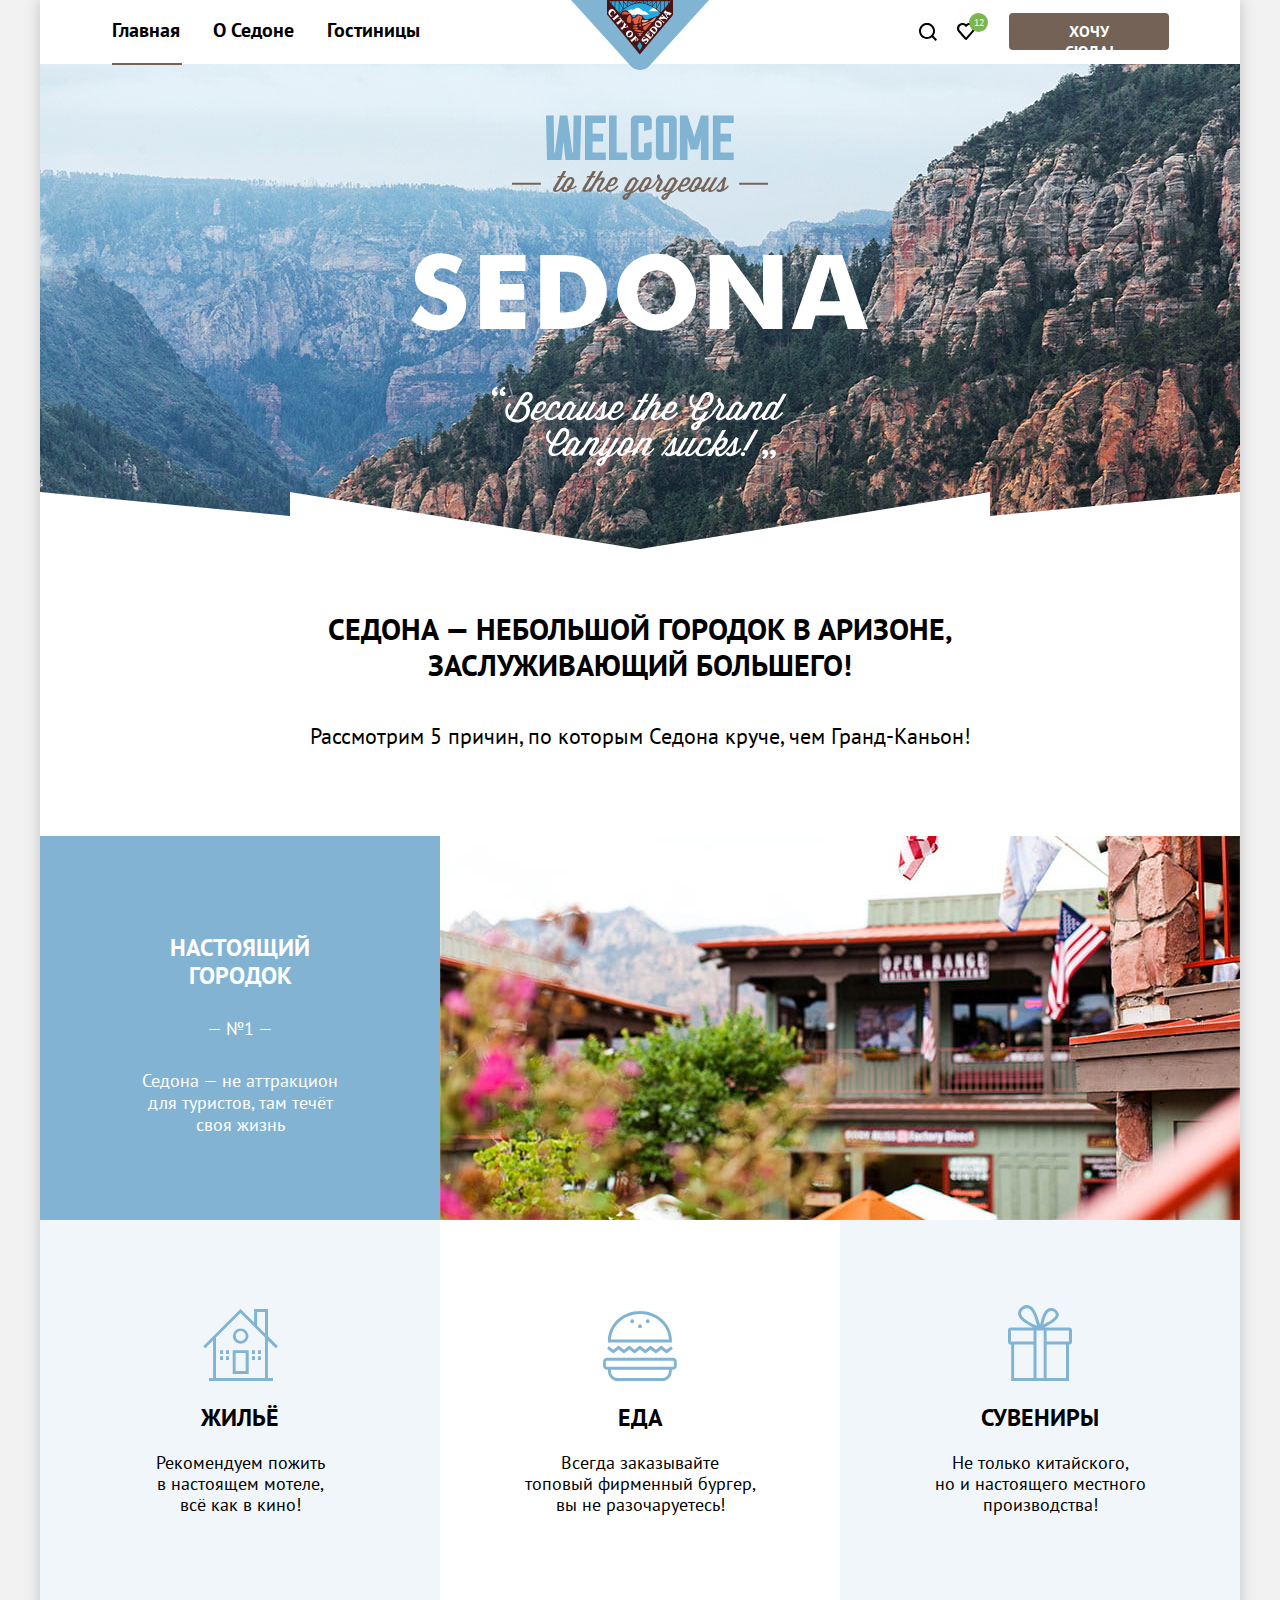
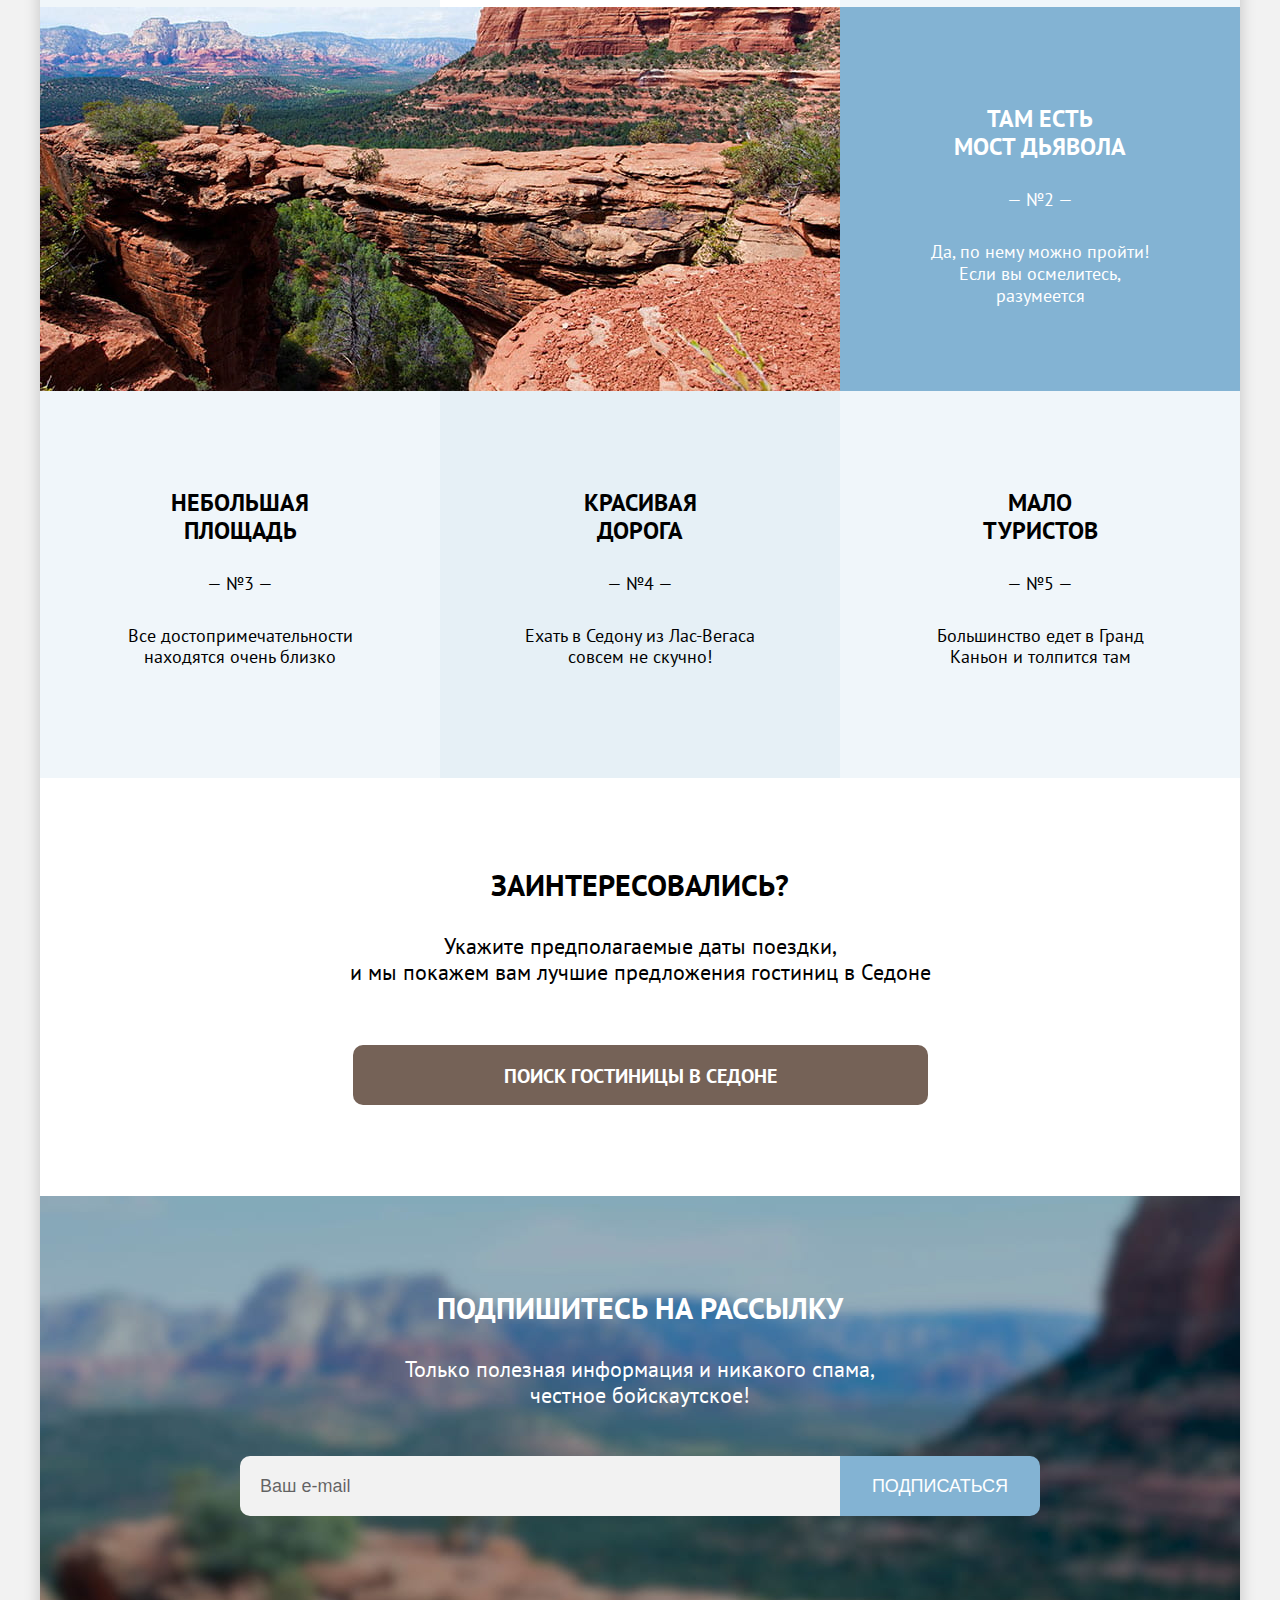
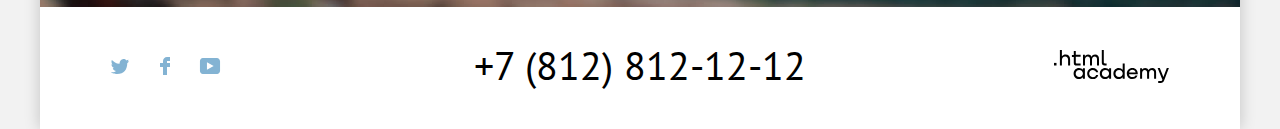
<file: index.html>
<!DOCTYPE html>
<html lang="ru">
  <head>
    <meta charset="utf-8">
    <title>HTML Academy: Седона</title>
    <link rel="icon" type="image/png" sizes="32x32" href="imges/png/favicon.png">
    <link rel="stylesheet" href="styles/styles.css">
  </head>
  <body>
    <div class="body-container">
      <header class="page-header">
        <div class="header-container">
          <nav class="navigation">
            <ul class="navigation-list">
              <li class="navigation-item">
                <a class="navigation-link navigation-link-current" href="#">Главная</a>
              </li>
              <li class="navigation-item">
                <a class="navigation-link" href="#">О Седоне</a>
              </li>
              <li class="navigation-item">
                <a class="navigation-link" href="catalog.html">Гостиницы</a>
              </li>
            </ul>
          </nav>
          <img class="page-header-logo" src="imges/svg/logo/logo-sedona.svg" width="138" height="70" alt="Логотип города Седона.">
          <div class="page-header-menu">
            <a class="page-header-link" href="#">
              <svg class="page-header-icon" role="img" aria-label="Поиск." aria-hidden="true" focusable="false" width="18" height="18" viewBox="0 0 18 18" xmlns="http://www.w3.org/2000/svg">
                <g clip-path="url(#clip0)">
                  <path d="M18 16.5L14.3 12.8C15.3 11.5 16 9.8 16 7.9C16 3.5 12.4 -0.1 8 -0.1C3.6 -0.1 0 3.6 0 8C0 12.4 3.6 16 8 16C9.8 16 11.5 15.4 12.9 14.3L16.6 18L18 16.5ZM8 14C4.7 14 2 11.3 2 8C2 4.7 4.7 2 8 2C11.3 2 14 4.7 14 8C14 11.3 11.3 14 8 14Z"/>
                </g>
                <defs>
                  <clipPath id="clip0">
                    <rect width="18" height="18" fill="white"/>
                  </clipPath>
                </defs>
              </svg>
              <span class="visually-hidden">Поиск</span>
            </a>
            <a class="page-header-link" href="#">
              <svg class="page-header-icon" role="img" aria-label="Избранное." aria-hidden="true" focusable="false" width="18" height="18" viewBox="0 0 18 18" xmlns="http://www.w3.org/2000/svg">
                <path d="M8.9 17C8.6 17 8.3 16.9 8.1 16.6C2.7 10.5 1.4 9.1 1.1 8.7C0.4 7.8 0 6.6 0 5.4C0 2.4 2.4 0 5.5 0C6.8 0 8 0.5 9 1.3C10 0.5 11.3 0 12.5 0C15.5 0 18 2.4 18 5.4C18 6.7 17.5 7.9 16.7 8.8L9.7 16.7C9.5 16.9 9.3 17 8.9 17ZM2.9 7.5C3.2 7.9 6.4 11.5 9 14.4L15.2 7.4C15.7 6.9 15.9 6.2 15.9 5.4C15.9 3.6 14.4 2.1 12.6 2.1C11.6 2.1 10.6 2.6 9.9 3.4C9.6 3.7 9.3 3.8 9 3.8C8.7 3.8 8.4 3.6 8.2 3.4C7.5 2.6 6.5 2.1 5.5 2.1C3.7 2.1 2.2 3.6 2.2 5.4C2.1 6.3 2.5 7 2.9 7.5C2.8 7.5 2.8 7.5 2.9 7.5Z"/>
              </svg>
              <span class="favourites-number">12</span>
              <span class="visually-hidden">Избранное</span>
            </a>
            <div class="popover popover-favorites">
              <h2 class="visually-hidden">Избранные гостиницы</h2>
              <ul class="popover-favorites-list">
                <li class="popover-favorites-item">
                  <a class="popover-grid popover-grid-link" href="#">
                    <h3 class="popover-favorites-title">Desert Quail Inn</h3>
                    <img class="popover-favorites-image" src="imges/jpeg/hotel/popover-desert.jpg" width="48" height="48" alt="Фото гостиницы в горах.">
                    <span class="popover-favorites-text">Мотель</span>
                  </a>
                  <button class="popover-favorites-delete" type="button">
                    <svg class="popover-favorites-icon" role="img" aria-label="Удалить." aria-hidden="true" focusable="false" width="16" height="16" viewBox="0 0 16 16" xmlns="http://www.w3.org/2000/svg">
                      <path d="M15.3 2.3H13.1H2.8H0.6C0.3 2.3 0 2.5 0 2.8C0 3.1 0.3 3.4 0.6 3.4H2.3V15.4C2.3 15.7 2.6 16 2.9 16H13.1C13.4 16 13.7 15.7 13.7 15.4V3.4H15.4C15.7 3.4 16 3.1 16 2.8C16 2.5 15.6 2.3 15.3 2.3ZM12.5 14.8H3.4V3.4H12.5V14.8Z"/>
                      <path d="M6.19995 1.2H9.59995C9.89995 1.2 10.2 0.9 10.2 0.6C10.2 0.3 9.99995 0 9.69995 0H6.19995C5.89995 0 5.69995 0.3 5.69995 0.6C5.69995 0.9 5.89995 1.2 6.19995 1.2Z"/>
                      <path d="M6.2001 12C6.5001 12 6.8001 11.7 6.8001 11.4V5.7C6.8001 5.4 6.5001 5.1 6.2001 5.1C5.9001 5.1 5.6001 5.4 5.6001 5.7V11.4C5.7001 11.7 5.9001 12 6.2001 12Z"/>
                      <path d="M9.7001 12C10.0001 12 10.3001 11.7 10.3001 11.4V5.7C10.3001 5.4 10.0001 5.1 9.7001 5.1C9.4001 5.1 9.1001 5.5 9.1001 5.7V11.4C9.1001 11.7 9.3001 12 9.7001 12Z"/>
                    </svg>
                    <span class="visually-hidden">Удалить</span>
                  </button>
                </li>
                <li class="popover-favorites-item">
                  <a class="popover-grid popover-grid-link" href="#">
                    <h3 class="popover-favorites-title">Villas at Poco Diablo</h3>
                    <img class="popover-favorites-image" src="imges/jpeg/hotel/popover-villas.jpg" width="48" height="48" alt="Фото гостиницы в горах.">
                    <span class="popover-favorites-text">Апартаменты</span>
                  </a>
                  <button class="popover-favorites-delete" type="button">
                    <svg class="popover-favorites-icon" role="img" aria-label="Удалить." aria-hidden="true" focusable="false" width="16" height="16" viewBox="0 0 16 16" xmlns="http://www.w3.org/2000/svg">
                      <path d="M15.3 2.3H13.1H2.8H0.6C0.3 2.3 0 2.5 0 2.8C0 3.1 0.3 3.4 0.6 3.4H2.3V15.4C2.3 15.7 2.6 16 2.9 16H13.1C13.4 16 13.7 15.7 13.7 15.4V3.4H15.4C15.7 3.4 16 3.1 16 2.8C16 2.5 15.6 2.3 15.3 2.3ZM12.5 14.8H3.4V3.4H12.5V14.8Z"/>
                      <path d="M6.19995 1.2H9.59995C9.89995 1.2 10.2 0.9 10.2 0.6C10.2 0.3 9.99995 0 9.69995 0H6.19995C5.89995 0 5.69995 0.3 5.69995 0.6C5.69995 0.9 5.89995 1.2 6.19995 1.2Z"/>
                      <path d="M6.2001 12C6.5001 12 6.8001 11.7 6.8001 11.4V5.7C6.8001 5.4 6.5001 5.1 6.2001 5.1C5.9001 5.1 5.6001 5.4 5.6001 5.7V11.4C5.7001 11.7 5.9001 12 6.2001 12Z"/>
                      <path d="M9.7001 12C10.0001 12 10.3001 11.7 10.3001 11.4V5.7C10.3001 5.4 10.0001 5.1 9.7001 5.1C9.4001 5.1 9.1001 5.5 9.1001 5.7V11.4C9.1001 11.7 9.3001 12 9.7001 12Z"/>
                    </svg>
                    <span class="visually-hidden">Удалить</span>
                  </button>
                </li>
              </ul>
              <a class="popover-favorites-button" href="#">Все избранные</a>
            </div>
          </div>
          <a class="header-button-link" href="#">Хочу сюда!</a>
        </div>
      </header>
      <main class="main-container main-index">
        <div class="page-container">
          <div class="img-welcome">
            <h1 class="visually-hidden">Седона</h1>
            <img class="logo-welcom-sedona" src="imges/svg/logo/logo-welcome.svg" width="458" height="352" alt="Welcom Sedona.">
          </div>
          <section class="advantages">
            <h2 class="main-title">Седона — небольшой городок в Аризоне, заслуживающий большего!</h2>
            <p class="title">Рассмотрим 5 причин, по которым Седона круче, чем Гранд-Каньон!</p>
            <ul class="advantages-list">
              <li class="advantages-item advantages-photo-1">
                <div class="advantages-container">
                  <h3 class="advantages-title-index advantages-title">Настоящий<br>городок</h3>
                  <span class="advantages-number">— №1 —</span>
                  <p class="advantages-desc advantages-text">Седона — не аттракцион для туристов, там течёт своя жизнь</p>
                </div>
                <img class="advantages-photo" src="imges/jpeg/advantages-photo-1.jpg" width="800" height="384" alt="Фото города.">
              </li>
              <li class="advantages-item advantages-container-desc">
                <h3 class="advantages-title-index img-housing advantages-title-desc">Жильё</h3>
                <p class="advantages-desc advantages-text-desc">Рекомендуем пожить<br> в настоящем мотеле,<br> всё как в кино!</p>
              </li>
              <li class="advantages-item advantages-container-desc">
                <h3 class="advantages-title-index img-eating advantages-title-desc">Еда</h3>
                <p class="advantages-desc advantages-text-desc">Всегда заказывайте<br> топовый фирменный бургер, вы не разочаруетесь!</p>
              </li>
              <li class="advantages-item advantages-container-desc">
                <h3 class="advantages-title-index img-souvenir advantages-title-desc">Сувениры</h3>
                <p class="advantages-desc advantages-text-desc">Не только китайского,<br> но и настоящего местного производства!</p>
              </li>
              <li class="advantages-item advantages-photo-2">
                <div class="advantages-container">
                  <h3 class="advantages-title-index advantages-title">Там есть<br>мост дьявола</h3>
                  <span class="advantages-number">— №2 —</span>
                  <p class="advantages-desc advantages-text">Да, по нему можно пройти! Если вы осмелитесь, разумеется</p>
                </div>
                <img class="advantages-photo" src="imges/jpeg/advantages-photo-2.jpg" width="800" height="384" alt="Фото каньона.">
              </li>
              <li class="advantages-item advantages-container">
                <h3 class="advantages-title-index advantages-title">Небольшая<br>площадь</h3>
                <span class="advantages-number">— №3 —</span>
                <p class="advantages-desc advantages-text-detail">Все достопримечательности находятся очень близко</p>
              </li>
              <li class="advantages-item advantages-container">
                <h3 class="advantages-title-index advantages-title">Красивая<br>дорога</h3>
                <span class="advantages-number">— №4 —</span>
                <p class="advantages-desc advantages-text-detail">Ехать в Седону из Лас-Вегаса совсем не скучно!</p>
              </li>
              <li class="advantages-item advantages-container">
                <h3 class="advantages-title-index advantages-title">Мало<br>туристов</h3>
                <span class="advantages-number">— №5 —</span>
                <p class="advantages-desc advantages-text-detail">Большинство едет в Гранд Каньон и толпится там</p>
              </li>
            </ul>
          </section>
          <section class="search">
            <h2 class="search-title">Заинтересовались?</h2>
            <p class="search-lead">Укажите предполагаемые даты поездки,<br>и мы покажем вам лучшие предложения гостиниц в Седоне</p>
            <a class="search-buttom-link" href="">Поиск гостиницы в Седоне</a>
          </section>
          <section class="newsletter">
            <h2 class="newsletter-tiile">Подпишитесь на рассылку</h2>
            <p class="newsletter-text">Только полезная информация и никакого спама,<br> честное бойскаутское!</p>
            <form class="newsletter-form" action="https://echo.htmlacademy.ru/" method="post">
              <label class="visually-hidden" for="newsletter-email">Email</label>
              <input class="field" type="email" name="newsletter-email" id="newsletter-email" placeholder="Ваш e-mail">
              <button class="newsletter-button" type="submit">Подписаться</button>
            </form>
          </section>
        </div>
      </main>
      <footer class="page-footer">
        <div class="page-footer-container">
          <ul class="social-network-list">
            <li class="social-network-item">
              <a class="social-network-link" href="https://www.twitter.com/htmlacademy_ru">
                <svg class="social-network-icon" role="img" aria-label="Твиттер." aria-hidden="true" focusable="false" width="18" height="15" viewBox="0 0 18 15" xmlns="http://www.w3.org/2000/svg">
                  <g clip-path="url(#a)">
                    <path d="M11.6.2c1.8-.5 3.2.3 3.8 1.2.7-.2 1.4-.5 2.1-.7 0 .9-.6 1.5-.9 1.8.7.1 1.4-.6 1.4-.6-.2 1-1.1 1.8-1.7 2C16.1 10.7 13 15.1 5.7 15h-.5c-.4 0-4.4-.5-5.2-1.9 2.4.2 4.1-.4 5-1.2-1-.3-2.9-.4-3.2-2.9.4.1.6.2 1.3.1C1.8 8.3.4 7.5.5 5.3c.3.3 1.1.5 1.4.5C1.1 5.6-.2 2.5.9.9c1.9 1.9 4 3.6 7.6 3.8C8.7 2.3 9.7.8 11.6.2Z"/>
                  </g>
                  <defs>
                    <clipPath id="a">
                      <path fill="#fff" d="M0 0h18v15H0z"/>
                    </clipPath>
                  </defs>
                </svg>
                <span class="visually-hidden">Твиттер</span>
              </a>
            </li>
            <li class="social-network-item">
              <a class="social-network-link" href="https://www.facebook.com/htmlacademy">
                <svg class="social-network-icon" role="img" aria-label="Фейсбук." aria-hidden="true" focusable="false" width="10" height="18" viewBox="0 0 10 18" xmlns="http://www.w3.org/2000/svg">
                  <path d="M7 0C4.8 0 3 1.8 3 4v2H0v4h3v8h4v-8h3V6H7V4h3V0H7Z"/>
                </svg>
                <span class="visually-hidden">Фейсбук</span>
              </a>
            </li>
            <li class="social-network-item">
              <a class="social-network-link" href="https://www.youtube.com/HTMLAcademyRUS/">
                <svg class="social-network-icon" role="img" aria-label="Ютуб." aria-hidden="true" focusable="false" width="22" height="16" viewBox="0 0 22 16" xmlns="http://www.w3.org/2000/svg">
                  <path d="M17.95 0H3.85C2.15 0 .95 1.5.95 3.2v9.5c0 1.8 1.2 3.3 2.9 3.3h14.3c1.5 0 2.9-1.5 2.9-3.2V3.2c-.2-1.7-1.4-3.2-3.1-3.2Zm-10 11.8V4.2l6.7 3.8-6.7 3.8Z"/>
                </svg>
                <span class="visually-hidden">Ютуб</span>
              </a>
            </li>
          </ul>
          <a class="footer-phone" href="tel:+78128121212">+7 (812) 812-12-12</a>
          <a class="footer-logo-link" href="https://htmlacademy.ru/">
            <svg class="footer-logo" role="img" aria-label="Логотип HtmlAcademy." aria-hidden="true" focusable="false" width="115" height="34" viewBox="0 0 115 34" xmlns="http://www.w3.org/2000/svg">
              <path d="M0 12.8999V15.4999H2.5V12.8999H0Z"/>
              <path d="M11.6 4.5C10 4.5 8.80002 5.2 8.00002 6.2H7.90002V0H5.90002V15.5H7.90002V10.2C7.90002 8.1 9.20002 6.6 11.2 6.6C13 6.6 14.1 8 14.1 9.8V15.5H16.1V9.4C16.2 6.4 14.3 4.5 11.6 4.5Z"/>
              <path d="M26.6 4.8001H21.8V1.1001H19.8V4.9001H17.9V6.9001H19.8V12.9001C19.8 14.6001 20.8 15.6001 22.5 15.6001H26.6V13.6001H22.9C22.2 13.6001 21.8 13.2001 21.8 12.5001V6.8001H26.6V4.8001Z"/>
              <path d="M41.1 4.6001C39.5 4.6001 38.2 5.4001 37.6 6.7001H37.5C36.9 5.5001 35.7 4.6001 34.1 4.6001C32.7 4.6001 31.6 5.4001 31 6.4001H30.9V4.8001H29V15.4001H31V10.0001C31 8.0001 32 6.5001 33.6 6.5001C35.1 6.5001 36 7.5001 36 9.1001V15.4001H38V9.8001C38 7.4001 39.4 6.5001 40.6 6.5001C42.1 6.5001 43 7.5001 43 9.1001V15.4001H45V8.9001C45.1 6.4001 43.6 4.6001 41.1 4.6001Z"/>
              <path d="M47.8 12.7C47.8 14.4 48.8 15.4 50.6 15.4H52.6V13.4H50.9001C50.2001 13.4 49.8 13 49.8 12.3V0H47.8V12.7Z"/>
              <path d="M28.9 19.6999C28 18.5999 26.7 17.8999 25 17.8999C21.9 17.8999 19.6 20.1999 19.6 23.4999C19.6 26.7999 21.9 29.0999 25 29.0999C26.8 29.0999 28 28.2999 28.8 27.1999H28.9V28.7999H30.9V18.1999H28.9V19.6999ZM25.3 27.0999C23.1 27.0999 21.7 25.4999 21.7 23.4999C21.7 21.4999 23.1 19.8999 25.3 19.8999C27.5 19.8999 28.9 21.4999 28.9 23.4999C28.9 25.3999 27.5 27.0999 25.3 27.0999Z"/>
              <path d="M44.2 21.9999C43.7 19.5999 41.5999 17.8999 38.7999 17.8999C35.3999 17.8999 33.2 20.3999 33.2 23.4999C33.2 26.5999 35.3999 29.0999 38.7999 29.0999C41.5999 29.0999 43.7 27.2999 44.2 24.8999H42.0999C41.6999 26.1999 40.3999 27.1999 38.7999 27.1999C36.5999 27.1999 35.2 25.5999 35.2 23.5999C35.2 21.5999 36.5999 19.9999 38.7999 19.9999C40.3999 19.9999 41.5999 20.9999 42.0999 22.1999H44.2V21.9999Z"/>
              <path d="M55.1 19.6999C54.2 18.5999 52.9001 17.8999 51.2001 17.8999C48.1001 17.8999 45.8 20.1999 45.8 23.4999C45.8 26.7999 48.1001 29.0999 51.2001 29.0999C53.0001 29.0999 54.2 28.2999 55 27.1999H55.1V28.7999H57.1V18.1999H55.1V19.6999ZM51.5 27.0999C49.3 27.0999 47.9001 25.4999 47.9001 23.4999C47.9001 21.4999 49.3 19.8999 51.5 19.8999C53.7 19.8999 55.1 21.4999 55.1 23.4999C55.1 25.3999 53.6 27.0999 51.5 27.0999Z"/>
              <path d="M68.7 19.7999C67.8 18.6999 66.5 17.8999 64.8 17.8999C61.7 17.8999 59.4 20.1999 59.4 23.4999C59.4 26.7999 61.6 29.0999 64.8 29.0999C66.5 29.0999 67.8 28.2999 68.6 27.2999H68.7V28.7999H70.7V13.3999H68.7V19.7999ZM65.1 27.0999C62.9 27.0999 61.5 25.4999 61.5 23.4999C61.5 21.4999 62.9 19.8999 65.1 19.8999C67.3 19.8999 68.7 21.4999 68.7 23.4999C68.6 25.4999 67.2 27.0999 65.1 27.0999Z"/>
              <path d="M78.3 17.8999C75 17.8999 72.8 20.3999 72.8 23.4999C72.8 26.4999 74.9 29.0999 78.3 29.0999C80.8 29.0999 82.8 27.7999 83.5 25.4999H81.4C80.9 26.4999 79.8 27.0999 78.4 27.0999C76.5 27.0999 75.1 25.7999 75 24.1999H83.8C84 20.5999 81.8 17.8999 78.3 17.8999ZM78.3 19.7999C80 19.7999 81.3 20.7999 81.6 22.3999H75.1C75.4 20.8999 76.6 19.7999 78.3 19.7999Z"/>
              <path d="M98.2 17.8999C96.6 17.8999 95.3 18.6999 94.6 19.8999H94.5C93.9 18.6999 92.7 17.8999 91.1 17.8999C89.7 17.8999 88.6 18.5999 88 19.6999V18.1999H86.1V28.7999H88.1V23.3999C88.1 21.3999 89.1 19.9999 90.7 19.8999C92.2 19.8999 93.1 20.8999 93.1 22.4999V28.7999H95.1V23.1999C95.1 20.7999 96.5 19.8999 97.7 19.8999C99.2 19.8999 100.1 20.8999 100.1 22.4999V28.7999H102.1V22.2999C102.2 19.6999 100.7 17.8999 98.2 17.8999Z"/>
              <path d="M109.4 27.0001L105.8 18.1001H103.6L108.4 29.7001C108.1 30.6001 107.7 30.9001 106.7 30.9001H104.2V32.9001H106.7C108.5 32.9001 109.5 32.1001 110.2 30.3001L114.9 18.1001H112.8L109.4 27.0001Z"/>
            </svg>
          </a>
        </div>
      </footer>
      <div class="modal-container modal-search-container">
        <div class="modal modal-search-open">
          <button class="modal-close-button">
            <svg class="modal-close-icon" role="img" aria-label="Закрыть." aria-hidden="true" focusable="false" width="13" height="13" viewBox="0 0 13 13" xmlns="http://www.w3.org/2000/svg">
              <path d="M13 1.2L11.8 0L6.5 5.3L1.2 0L0 1.2L5.3 6.5L0 11.8L1.2 13L6.5 7.7L11.8 13L13 11.8L7.7 6.5L13 1.2Z"/>
            </svg>
            <span class="visually-hidden">Закрыть</span>
          </button>
          <section class="modal-content">
            <h2 class="modal-title">Поиск гостиницы в Седоне</h2>
            <form class="modal-search-form" action="https://echo.htmlacademy.ru/" method="post">
              <p class="modal-date">
                <span class="modal-form-container">
                  <label class="modal-label" for="arrival-date">Дата заезда:</label>
                  <input class="modal-input-arrival" type="text" id="arrival-date" name="arrival-date" value="27 апреля 2020">
                </span>
                <span class="modal-text error-modal-search">Мы не можем отправить вас в прошлое.</span>
              </p>
              <p class="modal-date">
                <span class="modal-form-container">
                  <label class="modal-label" for="departure-date">Дата выезда:</label>
                  <input class="modal-input-departure" type="text" id="departure-date" name="departure-date" value="1 сентября 2021">
                </span>
                <span class="modal-text">На эти даты есть свободные номера. Пока есть.</span>
              </p>
              <div class="modal-people-container">
                <p class="modal-people">
                  <label class="modal-label modal-label-people" for="people-date">Взрослые:</label>
                  <span class="container-number">
                    <button class="modal-people-minus">
                      <svg class="modal-minus-icon" role="img" aria-label="Вычесть." aria-hidden="true" focusable="false" width="13" height="1" viewBox="0 0 13 1" xmlns="http://www.w3.org/2000/svg">
                        <path d="M0 0L0 1L13 1V0L0 0Z"/>
                      </svg>
                      <span class="visually-hidden">Вычесть</span>
                    </button>
                    <input class="modal-input-people" type="text" id="people-date" name="people-date" value="2">
                    <button class="modal-people-plus">
                      <svg class="modal-plus-icon" role="img" aria-label="Добавить." aria-hidden="true" focusable="false" width="13" height="13" viewBox="0 0 13 13" xmlns="http://www.w3.org/2000/svg">
                        <path d="M13 6H7V0H6V6H0V7H6V13H7V7H13V6Z"/>
                      </svg>
                      <span class="visually-hidden">Добавить</span>
                    </button>
                  </span>
                </p>
                <div class="modal-people">
                  <label class="modal-label modal-label-child" for="child-date">Дети:</label>
                  <button class="info" type="button">
                    <svg class="modal-info-icon" role="img" aria-label="Посмотреть дополнительную информацию." aria-hidden="true" focusable="false" width="25" height="25" viewBox="0 0 25 25" xmlns="http://www.w3.org/2000/svg">
                      <circle cx="12.5" cy="12.5" r="12.5"/>
                      <g clip-path="url(#clip0_24601:121)">
                      <path d="M12 17H13V11H12V17Z" fill="white"/>
                      <path d="M13 8H12V9H13V8Z" fill="white"/>
                      </g>
                      <defs>
                      <clipPath id="clip0_24601:121">
                      <rect width="1" height="9" fill="white" transform="translate(12 8)"/>
                      </clipPath>
                      </defs>
                    </svg>
                    <span class="visually-hidden">Посмотреть дополнительную информацию</span>
                  </button>
                  <div class="popover-modal-info popover-modal-open">
                    <h3 class="visually-hidden">Дополнительная информация</h3>
                    <p class="popover-modal-text">Укажите количество детей, которые будут с вами, возраст которых от 6 до 18 лет. Дети до 6 лет размещаются бесплатно.</p>
                  </div>
                  <p class="container-number">
                    <button class="modal-people-minus">
                      <svg class="modal-minus-icon" role="img" aria-label="Вычесть." aria-hidden="true" focusable="false" width="13" height="1" viewBox="0 0 13 1" xmlns="http://www.w3.org/2000/svg">
                        <path d="M0 0L0 1L13 1V0L0 0Z"/>
                      </svg>
                      <span class="visually-hidden">Вычесть</span>
                    </button>
                    <input class="modal-input-child" type="text" id="child-date" name="child-date" value="1">
                    <button class="modal-people-plus">
                      <svg class="modal-plus-icon" role="img" aria-label="Добавить." aria-hidden="true" focusable="false" width="13" height="13" viewBox="0 0 13 13" xmlns="http://www.w3.org/2000/svg">
                        <path d="M13 6H7V0H6V6H0V7H6V13H7V7H13V6Z"/>
                      </svg>
                      <span class="visually-hidden">Добавить</span>
                    </button>
                  </p>
                </div>
              </div>
              <button class="modal-button-link" type="submit">Найти</button>
            </form>
          </section>
        </div>
      </div>
    </div>
  </body>
</html>
</file>
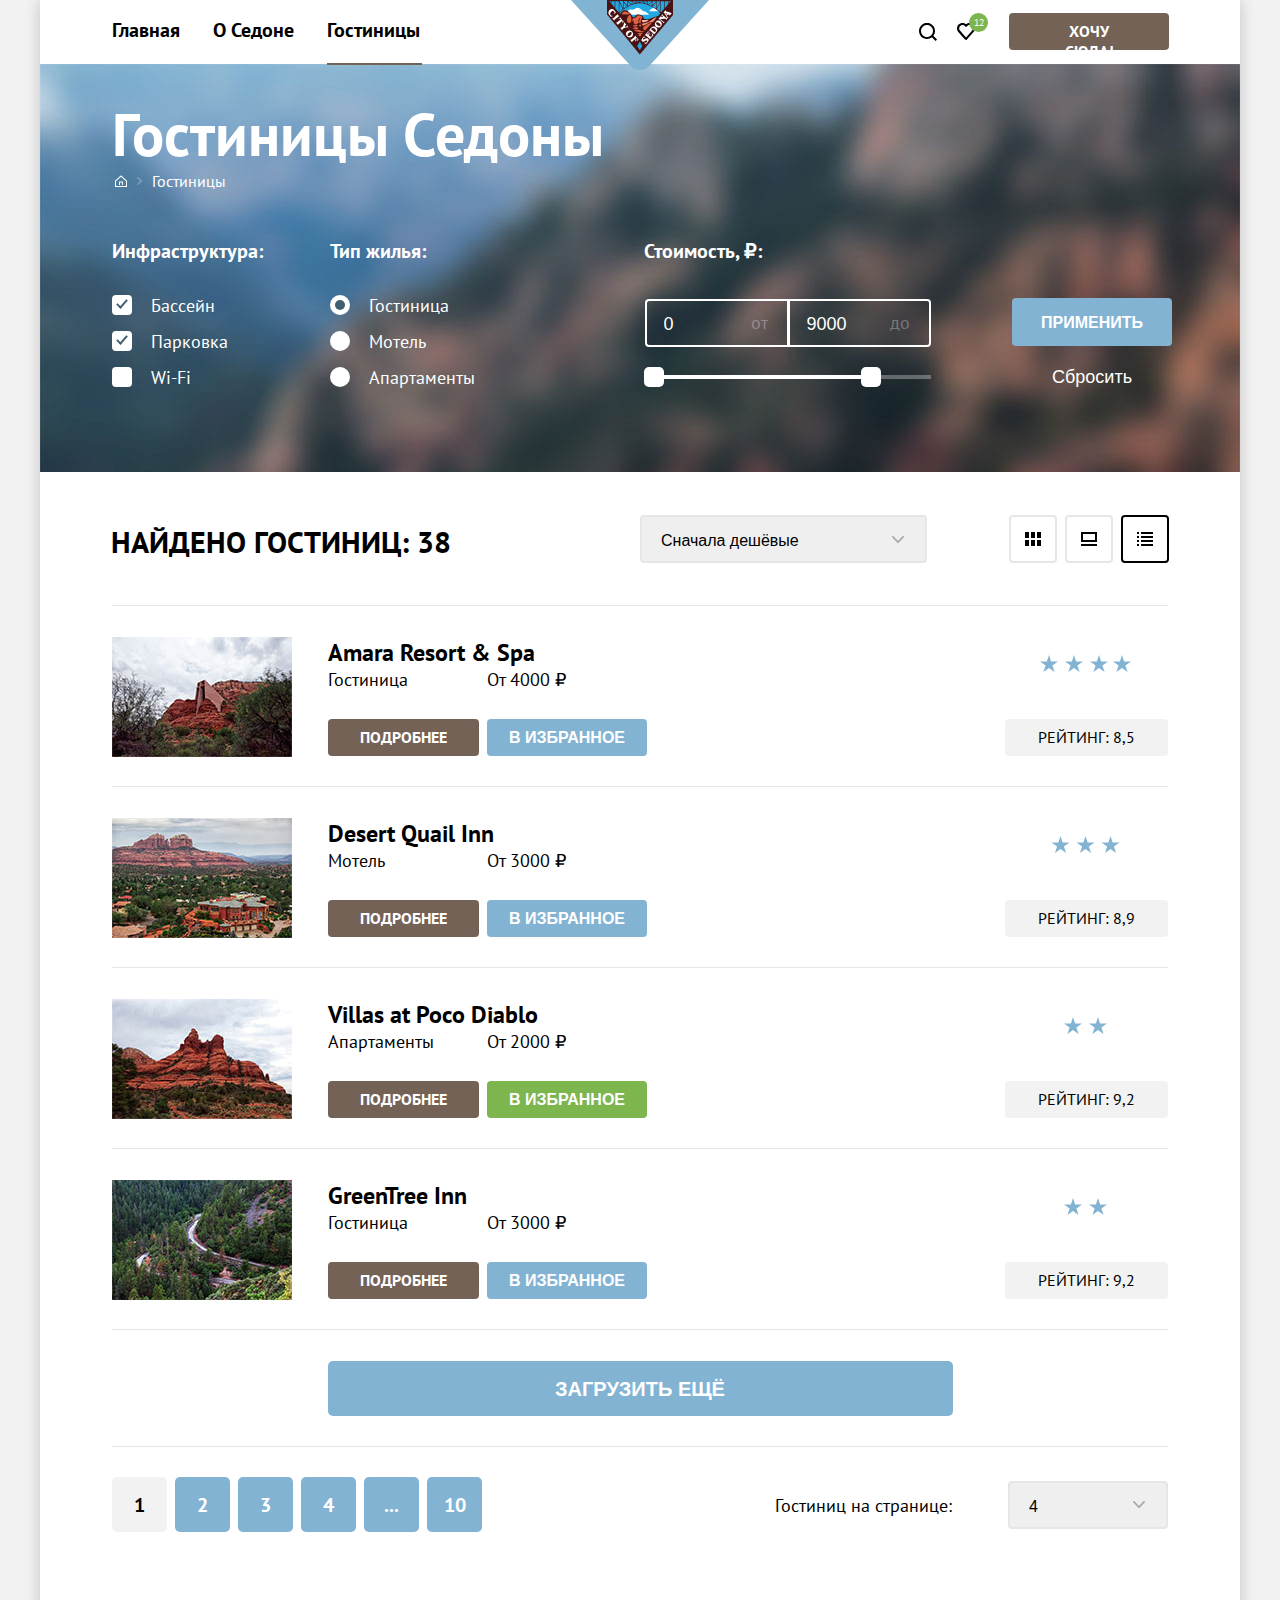
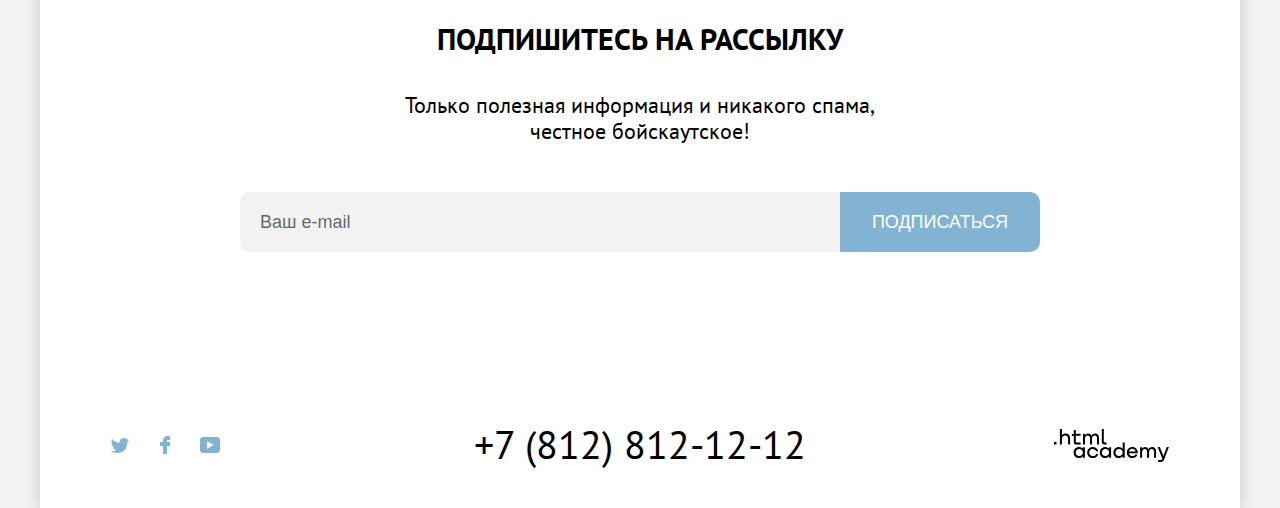
<file: catalog.html>
<!DOCTYPE html>
<html lang="ru">
  <head>
    <meta charset="UTF-8">
    <title>Каталог</title>
    <link rel="stylesheet" href="styles/styles.css">
  </head>
  <body>
    <div class="body-container">
      <header class="page-header">
        <div class="header-container">
          <nav class="navigation">
            <ul class="navigation-list">
              <li class="navigation-item">
                <a class="navigation-link" href="index.html">Главная</a>
              </li>
              <li class="navigation-item">
                <a class ="navigation-link" href="#">О Седоне</a>
              </li>
              <li class="navigation-item">
                <a class="navigation-link navigation-link-current" href="#">Гостиницы</a>
              </li>
            </ul>
          </nav>
          <a class="header-logo-link" href="index.html">
            <img class="page-header-logo" src="imges/svg/logo/logo-sedona.svg" width="138" height="70" alt="Логотип города Седона">
          </a>
          <div class="page-header-menu">
            <a class="page-header-link" href="#">
              <svg class="page-header-icon" aria-hidden="true" focusable="false" width="18" height="18" viewBox="0 0 18 18" xmlns="http://www.w3.org/2000/svg">
                <g clip-path="url(#clip0)">
                  <path d="M18 16.5L14.3 12.8C15.3 11.5 16 9.8 16 7.9C16 3.5 12.4 -0.1 8 -0.1C3.6 -0.1 0 3.6 0 8C0 12.4 3.6 16 8 16C9.8 16 11.5 15.4 12.9 14.3L16.6 18L18 16.5ZM8 14C4.7 14 2 11.3 2 8C2 4.7 4.7 2 8 2C11.3 2 14 4.7 14 8C14 11.3 11.3 14 8 14Z"/>
                </g>
                <defs>
                  <clipPath id="clip0">
                    <rect width="18" height="18" fill="white"/>
                  </clipPath>
                </defs>
              </svg>
              <span class="visually-hidden">Поиск</span>
            </a>
            <a class="page-header-link" href="#">
              <svg class="page-header-icon" aria-hidden="true" focusable="false" width="18" height="18" viewBox="0 0 18 18" xmlns="http://www.w3.org/2000/svg">
                <path d="M8.9 17C8.6 17 8.3 16.9 8.1 16.6C2.7 10.5 1.4 9.1 1.1 8.7C0.4 7.8 0 6.6 0 5.4C0 2.4 2.4 0 5.5 0C6.8 0 8 0.5 9 1.3C10 0.5 11.3 0 12.5 0C15.5 0 18 2.4 18 5.4C18 6.7 17.5 7.9 16.7 8.8L9.7 16.7C9.5 16.9 9.3 17 8.9 17ZM2.9 7.5C3.2 7.9 6.4 11.5 9 14.4L15.2 7.4C15.7 6.9 15.9 6.2 15.9 5.4C15.9 3.6 14.4 2.1 12.6 2.1C11.6 2.1 10.6 2.6 9.9 3.4C9.6 3.7 9.3 3.8 9 3.8C8.7 3.8 8.4 3.6 8.2 3.4C7.5 2.6 6.5 2.1 5.5 2.1C3.7 2.1 2.2 3.6 2.2 5.4C2.1 6.3 2.5 7 2.9 7.5C2.8 7.5 2.8 7.5 2.9 7.5Z"/>
              </svg>
              <span class="favourites-number">12</span>
              <span class="visually-hidden">Избранное</span>
            </a>
          </div>
          <a class="header-button-link" href="#">Хочу сюда!</a>
        </div>
      </header>
      <main class="main-catalog main-container">
        <div class="page-container">
          <div class=background-catalog>
            <header class="inner-header">
              <h1 class="inner-header-title">Гостиницы Седоны</h1>
              <ul class="crumbs-list">
                <li class="crumbs-item">
                  <a class="crumbs-link" href="index.html">
                    <svg class="crumbs-link-icon" width="12" height="12" viewBox="0 0 12 12" xmlns="http://www.w3.org/2000/svg">
                      <path d="M6 .3 0 5.8V12h12V5.8L6 .3ZM11 11H1V6.2l5-4.5 5 4.5V11Z"/>
                      <path d="M4 10h1V7.5h2V10h1V6.5H4V10Z"/>
                    </svg>
                    <span class="visually-hidden">Домой</span>
                  </a>
                </li>
                <li class="crumbs-item">
                  <a class="crumbs-link" href="#">Гостиницы</a>
                </li>
              </ul>
            </header>
            <section class="catalog-products">
              <h2 class="visually-hidden">Список фильтров</h2>
              <form class="catalog-filter" action="https://echo.htmlacademy.ru/" method="get">
                <fieldset class="catalog-filter-group catalog-infrastructure">
                  <legend class="catalog-filter-title">Инфраструктура:</legend>
                  <ul class="catalog-infrastructure-list">
                    <li class="catalog-infrastructure-item">
                      <label class="control">
                        <input class="visually-hidden control-input" type="checkbox" name="swimming-pool" checked>
                        <span class="control-mark"></span>
                        <span class="control-input-checkbox">Бассейн</span>
                      </label>
                    </li>
                    <li class="catalog-infrastructure-item">
                      <label class="control">
                        <input class="visually-hidden control-input" type="checkbox" name="parking" checked>
                        <span class="control-mark"></span>
                        <span class="control-input-checkbox">Парковка</span>
                      </label>
                    </li>
                    <li class="catalog-infrastructure-item">
                      <label class="control">
                        <input class="visually-hidden control-input" type="checkbox" name="wi-fi">
                        <span class="control-mark"></span>
                        <span class="control-input-checkbox">Wi-Fi</span>
                      </label>
                    </li>
                  </ul>
                </fieldset>
                <fieldset class="catalog-filter-group catalog-type-house">
                  <legend class="catalog-filter-title">Тип жилья:</legend>
                  <ul class="type-house-list">
                    <li class="type-house-item">
                      <label class="control">
                        <input class="visually-hidden control-input" type="radio" name="type-of-housing" value="hotel" checked>
                        <span class="control-mark"></span>
                        <span class="control-label">Гостиница</span>
                      </label>
                    </li>
                    <li class="type-house-item">
                      <label class="control">
                        <input class="visually-hidden control-input" type="radio" name="type-of-housing" value="the-motel">
                        <span class="control-mark"></span>
                        <span class="control-label">Мотель</span>
                      </label>
                    </li>
                    <li class="type-house-item">
                      <label class="control">
                        <input class="visually-hidden control-input" type="radio" name="type-of-housing" value="apartments">
                        <span class="control-mark"></span>
                        <span class="control-label">Апартаменты</span>
                      </label>
                    </li>
                  </ul>
                </fieldset>
                <fieldset class="catalog-filter-group catalog-filter-price">
                  <legend class="catalog-filter-title filter-price-title">Стоимость, ₽:</legend>
                  <div class="range">
                    <div class="range-wrapper-inputs">
                      <input class="input-min-price" type="number" name="min-price" id="min-price" value="0">
                      <label class="label-min-price" for="min-price">от</label>
                      <input class="input-max-price" type="number" name="max-price" id="max-price" value="9000">
                      <label class="label-max-price" for="max-price">до</label>
                    </div>
                    <div class="range-scale">
                      <div class="range-bar" style="left: 0; width: 227px">
                        <button class="range-toggle toggle-min" type="button">
                          <span class="visually-hidden">Изменить минимальную цену.</span>
                        </button>
                        <button class="range-toggle toggle-max" type="button">
                          <span class="visually-hidden">Изменить максимальную цену.</span>
                        </button>
                      </div>
                    </div>
                  </div>
                </fieldset>
                <div class="catalog-filter-button">
                  <button class="catalog-products-button" type="submit">Применить</button>
                  <button class="catalog-products-reset" type="reset">Сбросить</button>
                </div>
              </form>
            </section>
          </div>
          <section>
            <div class="sorting-container">
              <h2 class="catalog-title">Найдено гостиниц: 38</h2>
              <form class="sorting-type">
                <label class="visually-hidden" for="sorting">Сортировка</label>
                  <select class="select-control" id="sorting" name="sorting">
                    <option value="cheap">Сначала дешёвые</option>
                    <option value="expensive">Сначала дорогие</option>
                    <option value="popular">Сначала популярные</option>
                  </select>
                <button class="visually-hidden" type="submit">Отсортировать продукты</button>
              </form>
              <ul class="sorting-list">
                <li class="sorting-display">
                  <a class="sorting-display-link" href="#">
                    <svg class="sorting-display-icon" aria-hidden="true" focusable="false" width="16" height="14" viewBox="0 0 16 14" fill="none" xmlns="http://www.w3.org/2000/svg">
                      <path d="M4 0H0V6H4V0Z"/>
                      <path d="M16 0H12V6H16V0Z"/>
                      <path d="M10 0H6V6H10V0Z"/>
                      <path d="M4 8H0V14H4V8Z"/>
                      <path d="M16 8H12V14H16V8Z"/>
                      <path d="M10 8H6V14H10V8Z"/>
                    </svg>
                    <span class="visually-hidden">Отобразить в виде плиток</span>
                  </a>
                </li>
                <li class="sorting-display">
                  <a class="sorting-display-link" href="#">
                    <svg class="sorting-display-icon" aria-hidden="true" focusable="false" width="16" height="14" viewBox="0 0 16 14" fill="none" xmlns="http://www.w3.org/2000/svg">
                      <path d="M16 12H0V14H16V12Z"/>
                      <path d="M14 2V8H2V2H14ZM16 0H0V10H16V0Z"/>
                    </svg>
                    <span class="visually-hidden">Отобразить в виде слайдера</span>
                  </a>
                </li>
                <li class="sorting-display">
                  <a class="sorting-display-link sorting-display-current" href="#">
                    <svg class="sorting-display-icon" aria-hidden="true" focusable="false" width="16" height="14" viewBox="0 0 16 14" xmlns="http://www.w3.org/2000/svg">
                      <path d="M2 0H0V2H2V0Z"/>
                      <path d="M16 0H4V2H16V0Z"/>
                      <path d="M2 4H0V6H2V4Z"/>
                      <path d="M16 4H4V6H16V4Z"/>
                      <path d="M2 8H0V10H2V8Z"/>
                      <path d="M16 8H4V10H16V8Z"/>
                      <path d="M2 12H0V14H2V12Z"/>
                      <path d="M16 12H4V14H16V12Z"/>
                    </svg>
                    <span class="visually-hidden">Отобразить списком</span>
                  </a>
                </li>
              </ul>
            </div>
            <ul class="hotel-list">
              <li class="hotel-cart">
                <a class="hotel-cart-link" href="#">
                  <h3 class="hotel-cart-title">Amara Resort & Spa</h3>
                </a>
                <a class="hotel-image-link" href="#">
                  <img class="hotel-cart-image" src="imges/jpeg/hotel/hotel-amara.jpg" width="180" height="120" alt="Фото гостиницы в горах">
                </a>
                <span class="hotel-cart-meaning">Гостиница</span>
                <span class="hotel-cart-price">От 4000 ₽</span>
                <a class="hotel-details-link" href="#">Подробнее</a>
                <button class="hotel-bottom-favourites" type="button">в избранное</button>
                <div class="hotel-stars hotel-stars-amara">
                  <span class="visually-hidden">Гостиница 4 звезды</span>
                </div>
                <span class="hotel-cart-rating">Рейтинг: 8,5</span>
              </li>
              <li class="hotel-cart">
                <a class="hotel-cart-link" href="#">
                  <h3 class="hotel-cart-title">Desert Quail Inn</h3>
                </a>
                <a class="hotel-image-link" href="#">
                  <img class="hotel-cart-image" src="imges/jpeg/hotel/hotel-desert.jpg" width="180" height="120" alt="Фото мотеля на фоне гор">
                </a>
                <span class="hotel-cart-meaning">Мотель</span>
                <span class="hotel-cart-price">От 3000 ₽</span>
                <a class="hotel-details-link" href="#">Подробнее</a>
                <button class="hotel-bottom-favourites" type="button">в избранное</button>
                <div class="hotel-stars hotel-stars-desert">
                  <span class="visually-hidden">Гостиница 3 звезды</span>
                </div>
                <span class="hotel-cart-rating">Рейтинг: 8,9</span>
              </li>
              <li class="hotel-cart">
                <a class="hotel-cart-link" href="#">
                  <h3 class="hotel-cart-title">Villas at Poco Diablo</h3>
                </a>
                <a class="hotel-image-link" href="#">
                  <img class="hotel-cart-image" src="imges/jpeg/hotel/hotel-villas.jpg" width="180" height="120" alt="Горный пейзаж">
                </a>
                <span class="hotel-cart-meaning">Апартаменты</span>
                <span class="hotel-cart-price">От 2000 ₽</span>
                <a class="hotel-details-link" href="#">Подробнее</a>
                <button class="hotel-bottom-favourites hotel-bottom-green" type="button">в избранное</button>
                <div class="hotel-stars hotel-stars-villas">
                  <span class="visually-hidden">Гостиница 2 звезды</span>
                </div>
                <span class="hotel-cart-rating">Рейтинг: 9,2</span>
              </li>
              <li class="hotel-cart">
                <a class="hotel-cart-link" href="#">
                  <h3 class="hotel-cart-title">GreenTree Inn</h3>
                </a>
                <a class="hotel-image-link" href="#">
                  <img class="hotel-cart-image" src="imges/jpeg/hotel/hotel-greentree.jpg" width="180" height="120" alt="Фото окрестностей, лес">
                </a>
                <span class="hotel-cart-meaning">Гостиница</span>
                <span class="hotel-cart-price">От 3000 ₽</span>
                <a class="hotel-details-link" href="#">Подробнее</a>
                <button class="hotel-bottom-favourites" type="button">в избранное</button>
                <div class="hotel-stars hotel-stars-greentree">
                  <span class="visually-hidden">Гостиница 2 звезды</span>
                </div>
                <span class="hotel-cart-rating">Рейтинг: 9,2</span>
              </li>
            </ul>
            <button class="pagination-show-more" type="button">Загрузить ещё</button>
            <div class="pagination-container">
              <ul class="pagination-list">
                <li class="pagination-item">
                  <a class="pagination-link pagination-current" href="#">1</a>
                </li>
                <li class="pagination-item">
                  <a class="pagination-link" href="#">2</a>
                </li>
                <li class="pagination-item">
                  <a class="pagination-link" href="#">3</a>
                </li>
                <li class="pagination-item">
                  <a class="pagination-link" href="#">4</a>
                </li>
                <li class="pagination-item">
                  <a class="pagination-link" href="#">...</a>
                </li>
                <li class="pagination-item">
                  <a class="pagination-link" href="#">10</a>
                </li>
              </ul>
              <form class="number-of-types">
                <label class="number-types-title" for="sorting-pagination">Гостиниц на странице:</label>
                <select class="select-control select-control-pagination" name="sorting" id="sorting-pagination">
                  <option class="select-control-number" value="4">4</option>
                  <option class="select-control-number" value="8">8</option>
                  <option class="select-control-number" value="12">12</option>
                </select>
                <button class="visually-hidden" type="submit">Показать</button>
              </form>
            </div>
          </section>
          <section class="newsletter-catalog">
            <h2 class="newsletter-tiile-catalog">Подпишитесь на рассылку</h2>
            <p class="newsletter-text">Только полезная информация и никакого спама,<br> честное бойскаутское!</p>
            <form class="newsletter-form-catalog" action="https://echo.htmlacademy.ru/" method="post">
              <label class="visually-hidden" for="newsletter-email">Email</label>
              <input class="field" type="email" name="newsletter-email" id="newsletter-email" placeholder="Ваш e-mail">
              <button class="newsletter-button" type="submit">Подписаться</button>
            </form>
          </section>
        </div>
      </main>
      <footer class="page-footer">
        <div class="page-footer-container">
          <ul class="social-network-list">
            <li class="social-network-item">
              <a class="social-network-link" href="https://www.twitter.com/htmlacademy_ru">
                <svg class="social-network-icon" aria-hidden="true" focusable="false" width="18" height="15" viewBox="0 0 18 15" xmlns="http://www.w3.org/2000/svg">
                  <g clip-path="url(#a)">
                    <path d="M11.6.2c1.8-.5 3.2.3 3.8 1.2.7-.2 1.4-.5 2.1-.7 0 .9-.6 1.5-.9 1.8.7.1 1.4-.6 1.4-.6-.2 1-1.1 1.8-1.7 2C16.1 10.7 13 15.1 5.7 15h-.5c-.4 0-4.4-.5-5.2-1.9 2.4.2 4.1-.4 5-1.2-1-.3-2.9-.4-3.2-2.9.4.1.6.2 1.3.1C1.8 8.3.4 7.5.5 5.3c.3.3 1.1.5 1.4.5C1.1 5.6-.2 2.5.9.9c1.9 1.9 4 3.6 7.6 3.8C8.7 2.3 9.7.8 11.6.2Z"/>
                  </g>
                  <defs>
                    <clipPath id="a">
                      <path fill="#fff" d="M0 0h18v15H0z"/>
                    </clipPath>
                  </defs>
                </svg>
                <span class="visually-hidden">Твиттер</span>
              </a>
            </li>
            <li class="social-network-item">
              <a class="social-network-link" href="https://www.facebook.com/htmlacademy">
                <svg class="social-network-icon" aria-hidden="true" focusable="false" width="10" height="18" viewBox="0 0 10 18" xmlns="http://www.w3.org/2000/svg">
                  <path d="M7 0C4.8 0 3 1.8 3 4v2H0v4h3v8h4v-8h3V6H7V4h3V0H7Z"/>
                </svg>
                <span class="visually-hidden">Фейсбук</span>
              </a>
            </li>
            <li class="social-network-item">
              <a class="social-network-link" href="https://www.youtube.com/HTMLAcademyRUS/">
                <svg class="social-network-icon" aria-hidden="true" focusable="false" width="22" height="16" viewBox="0 0 22 16" xmlns="http://www.w3.org/2000/svg">
                  <path d="M17.95 0H3.85C2.15 0 .95 1.5.95 3.2v9.5c0 1.8 1.2 3.3 2.9 3.3h14.3c1.5 0 2.9-1.5 2.9-3.2V3.2c-.2-1.7-1.4-3.2-3.1-3.2Zm-10 11.8V4.2l6.7 3.8-6.7 3.8Z"/>
                </svg>
                <span class="visually-hidden">Ютуб</span>
              </a>
            </li>
          </ul>
          <a class="footer-phone" href="tel:+78128121212">+7 (812) 812-12-12</a>
          <a class="footer-logo-link" href="https://htmlacademy.ru/">
            <svg class="footer-logo" aria-hidden="true" focusable="false" width="115" height="34" viewBox="0 0 115 34" xmlns="http://www.w3.org/2000/svg">
              <path d="M0 12.8999V15.4999H2.5V12.8999H0Z"/>
              <path d="M11.6 4.5C10 4.5 8.80002 5.2 8.00002 6.2H7.90002V0H5.90002V15.5H7.90002V10.2C7.90002 8.1 9.20002 6.6 11.2 6.6C13 6.6 14.1 8 14.1 9.8V15.5H16.1V9.4C16.2 6.4 14.3 4.5 11.6 4.5Z"/>
              <path d="M26.6 4.8001H21.8V1.1001H19.8V4.9001H17.9V6.9001H19.8V12.9001C19.8 14.6001 20.8 15.6001 22.5 15.6001H26.6V13.6001H22.9C22.2 13.6001 21.8 13.2001 21.8 12.5001V6.8001H26.6V4.8001Z"/>
              <path d="M41.1 4.6001C39.5 4.6001 38.2 5.4001 37.6 6.7001H37.5C36.9 5.5001 35.7 4.6001 34.1 4.6001C32.7 4.6001 31.6 5.4001 31 6.4001H30.9V4.8001H29V15.4001H31V10.0001C31 8.0001 32 6.5001 33.6 6.5001C35.1 6.5001 36 7.5001 36 9.1001V15.4001H38V9.8001C38 7.4001 39.4 6.5001 40.6 6.5001C42.1 6.5001 43 7.5001 43 9.1001V15.4001H45V8.9001C45.1 6.4001 43.6 4.6001 41.1 4.6001Z"/>
              <path d="M47.8 12.7C47.8 14.4 48.8 15.4 50.6 15.4H52.6V13.4H50.9001C50.2001 13.4 49.8 13 49.8 12.3V0H47.8V12.7Z"/>
              <path d="M28.9 19.6999C28 18.5999 26.7 17.8999 25 17.8999C21.9 17.8999 19.6 20.1999 19.6 23.4999C19.6 26.7999 21.9 29.0999 25 29.0999C26.8 29.0999 28 28.2999 28.8 27.1999H28.9V28.7999H30.9V18.1999H28.9V19.6999ZM25.3 27.0999C23.1 27.0999 21.7 25.4999 21.7 23.4999C21.7 21.4999 23.1 19.8999 25.3 19.8999C27.5 19.8999 28.9 21.4999 28.9 23.4999C28.9 25.3999 27.5 27.0999 25.3 27.0999Z"/>
              <path d="M44.2 21.9999C43.7 19.5999 41.5999 17.8999 38.7999 17.8999C35.3999 17.8999 33.2 20.3999 33.2 23.4999C33.2 26.5999 35.3999 29.0999 38.7999 29.0999C41.5999 29.0999 43.7 27.2999 44.2 24.8999H42.0999C41.6999 26.1999 40.3999 27.1999 38.7999 27.1999C36.5999 27.1999 35.2 25.5999 35.2 23.5999C35.2 21.5999 36.5999 19.9999 38.7999 19.9999C40.3999 19.9999 41.5999 20.9999 42.0999 22.1999H44.2V21.9999Z"/>
              <path d="M55.1 19.6999C54.2 18.5999 52.9001 17.8999 51.2001 17.8999C48.1001 17.8999 45.8 20.1999 45.8 23.4999C45.8 26.7999 48.1001 29.0999 51.2001 29.0999C53.0001 29.0999 54.2 28.2999 55 27.1999H55.1V28.7999H57.1V18.1999H55.1V19.6999ZM51.5 27.0999C49.3 27.0999 47.9001 25.4999 47.9001 23.4999C47.9001 21.4999 49.3 19.8999 51.5 19.8999C53.7 19.8999 55.1 21.4999 55.1 23.4999C55.1 25.3999 53.6 27.0999 51.5 27.0999Z"/>
              <path d="M68.7 19.7999C67.8 18.6999 66.5 17.8999 64.8 17.8999C61.7 17.8999 59.4 20.1999 59.4 23.4999C59.4 26.7999 61.6 29.0999 64.8 29.0999C66.5 29.0999 67.8 28.2999 68.6 27.2999H68.7V28.7999H70.7V13.3999H68.7V19.7999ZM65.1 27.0999C62.9 27.0999 61.5 25.4999 61.5 23.4999C61.5 21.4999 62.9 19.8999 65.1 19.8999C67.3 19.8999 68.7 21.4999 68.7 23.4999C68.6 25.4999 67.2 27.0999 65.1 27.0999Z"/>
              <path d="M78.3 17.8999C75 17.8999 72.8 20.3999 72.8 23.4999C72.8 26.4999 74.9 29.0999 78.3 29.0999C80.8 29.0999 82.8 27.7999 83.5 25.4999H81.4C80.9 26.4999 79.8 27.0999 78.4 27.0999C76.5 27.0999 75.1 25.7999 75 24.1999H83.8C84 20.5999 81.8 17.8999 78.3 17.8999ZM78.3 19.7999C80 19.7999 81.3 20.7999 81.6 22.3999H75.1C75.4 20.8999 76.6 19.7999 78.3 19.7999Z"/>
              <path d="M98.2 17.8999C96.6 17.8999 95.3 18.6999 94.6 19.8999H94.5C93.9 18.6999 92.7 17.8999 91.1 17.8999C89.7 17.8999 88.6 18.5999 88 19.6999V18.1999H86.1V28.7999H88.1V23.3999C88.1 21.3999 89.1 19.9999 90.7 19.8999C92.2 19.8999 93.1 20.8999 93.1 22.4999V28.7999H95.1V23.1999C95.1 20.7999 96.5 19.8999 97.7 19.8999C99.2 19.8999 100.1 20.8999 100.1 22.4999V28.7999H102.1V22.2999C102.2 19.6999 100.7 17.8999 98.2 17.8999Z"/>
              <path d="M109.4 27.0001L105.8 18.1001H103.6L108.4 29.7001C108.1 30.6001 107.7 30.9001 106.7 30.9001H104.2V32.9001H106.7C108.5 32.9001 109.5 32.1001 110.2 30.3001L114.9 18.1001H112.8L109.4 27.0001Z"/>
            </svg>
          </a>
        </div>
      </footer>
    </div>
  </body>
</html>
</file>
<file: styles/styles.css>
@font-face {
  font-family: "PT Sans";
  font-style: normal;
  font-weight: 400;
  src: url("../fonts/ptsans-400.woff2") format("woff2");
  font-display: swap;
}

@font-face {
  font-family: "PT Sans";
  font-style: normal;
  font-weight: 700;
  src: url("../fonts/ptsans-700.woff2") format("woff2");
  font-display: swap;
}

html {
  height: 100%;
}

body {
  display: flex;
  flex-direction: column;
  min-height: 100%;
  margin: 0;
  font-family: "PT Sans", "Arial", sans-serif;
  font-size: 18px;
  line-height: 21px;
  font-style: normal;
  background-color: #F2F2F2;
  color: #000000;
}

.body-container {
  width: 1200px;
  margin: 0 auto;
  box-shadow: 0px 0px 15px rgba(0, 0, 0, 0.2);
  background-color: #FFFFFF;
}

.visually-hidden {
  position: absolute;
  width: 1px;
  height: 1px;
  margin: -1px;
  padding: 0;
  border: 0;
  clip: rect(0 0 0 0);
  overflow: hidden;
}

.header-container {
  position: relative;
  display: flex;
  padding-left: 60px;
  padding-right: 71px;
}

.navigation {
  padding-top: 11px;
  padding-bottom: 14px;
  margin-right: 468px;
}

.navigation-list {
  display: flex;
  flex-wrap: wrap;
  max-width: 350px;
  margin: 0;
  padding: 0;
  list-style-type: none;
}

.navigation-item {
  margin-right: 9px;
}

.navigation-link {
  position: relative;
  display: block;
  font-size: 20px;
  line-height: 26px;
  font-weight: 700;
  text-align: center;
  color: #000000;
  text-decoration: none;
  padding: 6px 12px;
  outline: none;
}

.navigation-link:hover {
  color: #756257;
  cursor: pointer;
}

.navigation-link:focus {
  color: #756257;
  outline: 3px solid #83B3D3;
  border-radius: 10px;
}

.navigation-link:active {
  color: #756257;
  opacity: 0.3;
}

.navigation-link-current::before {
  position: absolute;
  z-index: 1;
  right: 10px;
  bottom: -16px;
  left: 12px;
  height: 2px;
  background-color: #756257;
  content: "";
}

.page-header-logo {
  position: absolute;
  top: 0;
  left: 0;
  bottom: 0;
  right: 0;
  margin-left: auto;
  margin-right: auto;
  display: block;
  z-index: 1;
  width: 138px;
  height: 70px;
}

.header-logo-link {
  z-index: 1;
}

.page-header-menu {
  position: relative;
  display: flex;
  flex-wrap: wrap;
  align-items: center;
  max-width: 120px;
  margin-right: 24px;
}

.page-header-link {
  display: flex;
  justify-content: center;
  align-items: center;
  position: relative;
  font-size: 16px;
  line-height: 21px;
  font-weight: 700;
  color: #000000;
  text-decoration: none;
  text-transform: uppercase;
  width: 38px;
  height: 38px;
  outline: none;
}

.favourites-number {
  position: absolute;
  font-weight: 400;
  font-size: 10px;
  line-height: 19px;
  text-align: center;
  width: 19px;
  height: 19px;
  background-color: #7DB54F;
  color: #FFFFFF;
  border-radius: 50%;
  left: 22px;
  top: 0;
}

.page-header-link:hover{
  fill: #756257;
  cursor: pointer;
}

.page-header-link:focus {
  fill: #756257;
  outline: 3px solid #83B3D3;
  border-radius: 10px;
}

.page-header-link:active{
  color: #756257;
  opacity: 0.3;
}

.header-button-link {
  font-size: 16px;
  line-height: 20px;
  font-weight: 700;
  text-align: center;
  text-decoration: none;
  text-transform: uppercase;
  display: block;
  box-sizing: border-box;
  border-radius: 4px;
  color: #FFFFFF;
  background-color: #756257;
  margin-top: 13px;
  margin-bottom: 14px;
  padding: 8px 34px;
  width: 160px;
  height: 37px;
  outline: none;
}

.header-button-link:hover {
  background-color: #615048;
  cursor: pointer;
}

.header-button-link:focus {
  background-color: #615048;
  outline: 3px solid #83B3D3;
  outline-offset: -1px;
  border-radius: 4px;
}

.header-button-link:active {
  background-color: #615048;
  color: rgba(255, 255, 255, 0.3);
}

.main-container {
  flex-grow: 1;
}

.logo-welcom-sedona {
  display: block;
  padding-top: 51px;
  margin: auto;
}

.main-title {
  font-size: 30px;
  line-height: 36px;
  font-weight: 700;
  text-align: center;
  text-transform: uppercase;
  width: 720px;
  margin-top: 62px;
  margin-bottom: 35px;
  margin-right: auto;
  margin-left: auto;
}

.title {
  font-size: 22px;
  line-height: 36px;
  font-weight: 400;
  text-align: center;
  width: 720px;
  margin-top: 0;
  margin-bottom: 82px;
  margin-right: auto;
  margin-left: auto;
}

.advantages-list {
  display: flex;
  flex-wrap: wrap;
  width: 1200px;
  margin: 0;
  padding: 0;
  list-style-type: none;
}

.advantages-photo-1,
.advantages-photo-2 {
  display: flex;
  width: 1200px;
}

.advantages-photo-2 {
  flex-direction: row-reverse;
}

.advantages-container {
  width: 400px;
  padding-top: 98px;
  padding-bottom: 70px;
}

.advantages-container-desc {
  position: relative;
  width: 400px;
  padding-top: 184px;
  padding-bottom: 81px;
}

.advantages-title-index {
  font-size: 24px;
  line-height: 28px;
  font-weight: 700;
  text-align: center;
  text-transform: uppercase;
  margin: 0;
  padding: 0;
}

.advantages-title {
  margin-bottom: 28px;
}

.advantages-number,
.advantages-desc {
  font-weight: 400;
  text-align: center;
  margin: 0;
  padding: 0;
}

.advantages-number {
  display: block;
  width: 250px;
  margin-top: 0;
  margin-bottom: 31px;
  margin-left: auto;
  margin-right: auto;
  text-transform: uppercase;
}

.advantages-text {
  line-height: 22px;
  width: 220px;
  margin: 0 auto;
}

.advantages-title-desc {
  width: 250px;
  margin-left: auto;
  margin-right: auto;
  margin-bottom: 20px;
}

.advantages-text-desc {
  width: 250px;
  margin: 0 auto;
  padding-bottom: 11px;
}

.advantages-text-detail {
  width: 250px;
  margin: 0 auto;
  padding-bottom: 41px;
}

.img-housing::before {
  position: absolute;
  content: "";
  z-index: 1;
  background-image: url("../imges/svg/advantages/housing.svg");
  background-size: 75px 72px;
  width: 75px;
  height: 72px;
  background-repeat: no-repeat;
  top: 89px;
  left: 163px;
}

.img-eating::before {
  position: absolute;
  content: "";
  z-index: 1;
  background-image: url("../imges/svg/advantages/eating.svg");
  background-size: 74px 70px;
  width: 74px;
  height: 70px;
  background-repeat: no-repeat;
  top: 91px;
  left: 163px;
}

.img-souvenir::before {
  position: absolute;
  content: "";
  z-index: 1;
  background-image: url("../imges/svg/advantages/souvenir.svg");
  background-size: 64px 76px;
  width: 64px;
  height: 76px;
  background-repeat: no-repeat;
  top: 85px;
  left: 168px;
}

.search-title {
  width: 720px;
  padding-bottom: 20px;
  margin-top: 89px;
  margin-bottom: 10px;
  margin-left: auto;
  margin-right: auto;
}

.search-title,
.newsletter-tiile {
  font-size: 30px;
  line-height: 36px;
  font-weight: 700;
  text-align: center;
  text-transform: uppercase;
}
.search-lead {
  width: 720px;
  margin-top: 0;
  margin-bottom: 60px;
  margin-left: auto;
  margin-right: auto;
}

.search-lead,
.newsletter-text {
  font-size: 22px;
  line-height: 26px;
  font-weight: 400;
  text-align: center;
}

.search-buttom-link {
  display: block;
  box-sizing: border-box;
  font-size: 20px;
  line-height: 36px;
  font-weight: 700;
  color: #FFFFFF;
  background-color: #756257;
  text-align: center;
  text-decoration: none;
  text-transform: uppercase;
  width: 575px;
  height: 60px;
  border-radius: 10px;
  padding-top: 13px;
  padding-bottom: 17px;
  margin-top: 0;
  margin-bottom: 91px;
  margin-left: auto;
  margin-right: auto;
  outline: none;
}

.search-buttom-link:hover {
  background-color: #615048;
  cursor: pointer;
}

.search-buttom-link:focus {
  background-color: #615048;
  outline: 3px solid #83B3D3;
  outline-offset: -1px;
  border-radius: 4px;
}

.search-buttom-link:active {
  color: rgba(255, 255, 255, 0.3);
}

.field {
  font-size: 18px;
  line-height: 26px;
  font-weight: 400;
  margin: 0;
  padding: 12px 20px;
  width: 600px;
  height: 60px;
  box-sizing: border-box;
  border-radius: 10px 0px 0px 10px;
  border: none;
  background-color: #F2F2F2;
  outline: none;
}

.field:hover {
  background-color: #E6E6E6;
  cursor: pointer;
}

.field:focus {
  background-color: #E6E6E6;
  outline: 3px solid #83B3D3;
}

.field:active {
  background-color: #FFFFFF;
  outline: 2px solid #000000;
  color: #000000;
}

.error {
  outline: 2px solid #FF5757;
}

.field::placeholder {
  color: rgba(0, 0, 0, 0.6);
}

.newsletter-button {
  font-size: 18px;
  line-height: 26px;
  font-weight: 400;
  text-align: center;
  color: #FFFFFF;
  background-color: #83B3D3;
  text-decoration: none;
  text-transform: uppercase;
  width: 200px;
  height: 60px;
  border: none;
  border-radius: 0px 10px 10px 0px;
  padding: 12px 20px;
  outline: none;
}

.newsletter-button:hover {
  background-color: #68A2CA;
  cursor: pointer;
}

.newsletter-button:focus {
  outline: 3px solid #756257;
  border-radius: 0 10px 10px 0;
}

.newsletter-button:active {
  color: rgba(255, 255, 255, 0.3);
}

.page-footer-container {
  display: flex;
  flex-wrap: wrap;
  padding-left: 61px;
  padding-right: 51px;;
}

.social-network-list {
  display: flex;
  flex-wrap: wrap;
  max-width: 200px;
  margin-top: 40px;
  margin-bottom: 30px;
  margin-right: 230px;
  padding: 0;
  list-style-type: none;
}

.social-network-item {
  margin-right: 7px;
  margin-bottom: 7px;
}

.social-network-item:nth-child(3n) {
  margin-right: 0;
}

.social-network-link {
  display: flex;
  align-items: center;
  justify-content: center;
  font-size: 16px;
  line-height: 21px;
  font-weight: 700;
  color: #000000;
  text-decoration: none;
  text-transform: uppercase;
  width: 38px;
  height: 38px;
  outline: none;
}

.social-network-icon {
  fill: #83B3D3;
}

.social-network-link:hover .social-network-icon {
  fill: #68A2CA;
  cursor: pointer;
}

.social-network-link:focus {
  outline: 3px solid #83B3D3;
  border-radius: 10px;
}

.social-network-link:focus .social-network-icon {
  fill: #68A2CA;
}

.social-network-link:active .social-network-icon {
  fill: #68A2CA;
  opacity: 0.3;
}

.footer-phone {
  display: block;
  font-size: 40px;
  line-height: 40px;
  font-weight: 400;
  text-align: center;
  color: #000000;
  text-decoration: none;
  text-transform: uppercase;
  padding: 15px;
  margin-left: 0;
  margin-top: 23px;
  margin-bottom: 25px;
  outline: none;
}

.footer-phone:hover {
  color: #756257;
  cursor: pointer;
}

.footer-phone:focus {
  color: #756257;
  outline: 3px solid #83B3D3;
  border-radius: 10px;
}

.footer-phone:active {
  color: #756257;
  opacity: 0.3;
}

.footer-logo-link {
  display: flex;
  margin-left: auto;
  margin-top: 23px;
  margin-bottom: 25px;
  padding: 20px;
  outline: none;
}

.footer-logo-link:hover {
  fill: #756257;
  cursor: pointer;
}

.footer-logo-link:focus {
  fill: #756257;
  outline: 3px solid #83B3D3;
  border-radius: 10px;
}

.footer-logo-link:active .footer-logo {
  fill: #756257;
  opacity: 0.3;
}

.img-welcome {
  display: block;
  background-image: url("../imges/jpeg/background-main-sedona1.jpg");
  background-size: 1200px 485px;
  width: 1200px;
  height: 485px;
  background-repeat: no-repeat;
  background-color: #81B3D3;
}

.newsletter {
  display: flex;
  flex-direction: column;
  background-image: url("../imges/jpeg/background-main.jpg");
  background-size: 1200px 411px;
  width: 1200px;
  height: 411px;
  background-repeat: no-repeat;
  color: #FFFFFF;
  background-color: #81B3D3;
}

.background-catalog {
  display: block;
  background-image: url("../imges/jpeg/catalog-background.jpg");
  background-size: 1200px 408px;
  background-repeat: no-repeat;
  background-color: #81B3D3;
  color:#FFFFFF;
}

.advantages-list li:nth-child(1),
.advantages-list li:nth-child(5) {
  background-color: #83B3D3;
  color: #FFFFFF;
}

.advantages-list li:nth-child(2n) {
  background-color: rgba(131, 179, 211, 0.12);
  color: #000000;
}

.advantages-list li:nth-child(7) {
  background-color: rgba(131, 179, 211, 0.2);
  color: #000000;
}

.inner-header-title {
  font-size: 60px;
  line-height: 65px;
  font-weight: 700;
  Width: 528px;
  padding-top: 38px;
  margin-top: 0;
  margin-left: 72px;
  margin-bottom: 0;
}

.crumbs-list {
  display: flex;
  flex-wrap: wrap;
  padding: 0;
  max-width: 200px;
  margin-left: 67px;
  margin-top: 0;
  margin-bottom: 43px;
  list-style-type: none;
}

.crumbs-item {
  position: relative;
  margin-right: 9px;
}

.crumbs-item::after {
  position: absolute;
  content: "";
  background-image: url("../imges/svg/nav-link.svg");
  width: 5px;
  height: 8px;
  left: 30px;
  top: 10px;
}

.crumbs-item:last-child::after {
  content: none;
}

.crumbs-link {
  display: flex;
  align-items: center;
  font-size: 16px;
  line-height: 10px;
  font-weight: 400;
  text-align: center;
  color: #FFFFFF;
  text-decoration: none;
  min-width: 12px;
  min-height: 12px;
  padding: 8px;
  outline: none;
}

.crumbs-link-icon {
  fill: #FFFFFF;
}

.crumbs-link:hover {
  fill: #FFFFFF;
  opacity: 0.6;
  cursor: pointer;
}

.crumbs-link:focus {
  outline: 3px solid #83B3D3;
  border-radius: 4px;
}

.crumbs-link:active {
  fill: #FFFFFF;
  opacity: 0.3;
}

.catalog-filter {
  display: flex;
  padding-top: 0;
  padding-right: 72px;
  padding-bottom: 70px;
  padding-left: 72px;
}

.catalog-filter-title {
  font-size: 20px;
  line-height: 26px;
  font-weight: 700;
  padding: 0;
  margin-bottom: 30px;
}

.filter-price-title {
  margin-bottom: 35px;
}

.catalog-infrastructure-item,
.type-house-item {
  margin-bottom: 13px;
}

.catalog-filter-group {
  padding: 0;
  margin: 0;
  border: none;
}

.catalog-infrastructure {
  margin-right: 67px;
}

.control {
  position: relative;
  display: block;
  padding-left: 39px;
}

.control-mark {
  position: absolute;
  top: 1px;
  left: 0;
  width: 20px;
  height: 20px;
  background-color: #FFFFFF;
  border-radius: 4px;
}

.control-input[type="checkbox"]:checked + .control-mark::before {
  position: absolute;
  top: 8px;
  left: 6px;
  width: 11px;
  height: 2px;
  background-color: #3F5E72;
  content: "";
  transform: rotate(-49deg);
}

.control-input[type="checkbox"]:checked + .control-mark::after {
  position: absolute;
  top: 10px;
  left: 4px;
  width: 6px;
  height: 2px;
  background-color: #3F5E72;
  content: "";
  transform: rotate(45deg);
}

.catalog-type-house {
  margin-right: 169px;
}

.control-input[type="radio"] + .control-mark {
  border-radius: 50%;
}

.control-input[type="radio"]:checked + .control-mark::before {
  position: absolute;
  top: 5px;
  left: 5px;
  width: 10px;
  height: 10px;
  background-color: #3F5E72;
  border-radius: 50%;
  content: "";
}

.control-input[type="checkbox"] + .control-mark:hover {
  cursor: pointer;
  background-color: rgba(255, 255, 255, 0.6);
}

.control-input[type="checkbox"]:focus + .control-mark {
  outline: 3px solid #83B3D3;
  background-color: rgba(255, 255, 255, 0.6);
}

.control-input[type="checkbox"] + .control-mark:active {
  background-color: rgba(255, 255, 255, 0.3);
}

.control-input[type="radio"] + .control-mark:hover {
  cursor: pointer;
}

.control-input[type="radio"]:focus + .control-mark {
  outline: 3px solid #83B3D3;
}

.catalog-filter-price {
  margin-right: 81px;
}

.range-wrapper-inputs {
  display: flex;
  justify-content: center;
  width: 287px;
}

.input-min-price {
  border-radius: 4px 0 0 4px;
}

.input-min-price,
.input-max-price {
  font-weight: 400;
  font-size: 18px;
  line-height: 23px;
  box-sizing: border-box;
  width: 100px;
  padding-top: 12px;
  padding-right: 16px;
  padding-bottom: 9px;
  padding-left: 17px;
  color: #FFFFFF;
  outline: none;
  appearance: textfield;
  border-top: 2px solid #FFFFFF;
  border-bottom: 2px solid #FFFFFF;
  border-left: 2px solid #FFFFFF;
  border-right: none;
  background-color: transparent;
}

.label-min-price,
.label-max-price {
  box-sizing: border-box;
  padding-top: 10px;
  padding-bottom: 11px;
  padding-right: 13px;
  padding-left: 0;
  font-weight: 400;
  font-size: 18px;
  line-height: 23px;
  text-align: center;
  width: 43px;
  min-height: 44px;
  color: rgba(255, 255, 255, 0.3);
  border-top: 2px solid #FFFFFF;
  border-bottom: 2px solid #FFFFFF;
  border-right: 1px solid #FFFFFF;
}

.label-max-price {
  border-right: 2px solid #FFFFFF;
  border-radius: 0 4px 4px 0;
  padding-right: 16px;
}

.input-min-price:hover + .label-min-price,
.input-max-price:hover + .label-max-price {
  cursor: pointer;
  outline: 2px solid  rgba(255, 255, 255, 0.6);
  outline-offset: -1px;
}

.input-min-price:focus + .label-min-price,
.input-max-price:focus + .label-max-price {
  outline: 2px solid #81B3D2;
  box-shadow: inset 2px 2px 0 0 #81B3D2,
              inset -2px -2px 0 0 #81B3D2;
}

.input-min-price:active + .label-min-price,
.input-max-price:active + .label-max-price {
  background-color: #756257;
  outline: 2px solid #FFFFFF;
}

.input-min-price::-webkit-outer-spin-button,
.input-min-price::-webkit-inner-spin-button,
.input-max-price::-webkit-outer-spin-button,
.input-max-price::-webkit-inner-spin-button {
  appearance: none;
  margin: 0;
}

.range-scale {
  position: relative;
  height: 4px;
  margin-top: 28px;
  background-color: rgba(255, 255, 255, 0.3);
}

.range-bar {
  position: absolute;
  height: 4px;
  background-color: #FFFFFF;
}

.range-toggle {
  position: absolute;
  width: 20px;
  height: 20px;
  background: #FFFFFF;
  border-radius: 5px;
  border: none;
  outline: none;
}

.range-toggle:hover {
  cursor: pointer;
}

.range-toggle:focus {
  outline: 3px solid #83B3D3;
}

.range-toggle:active {
  outline: 2px solid #83B3D3;
}

.toggle-min {
  top: -8px;
}

.toggle-max {
  top: -8px;
  right: -10px;
}

.catalog-infrastructure-list,
.type-house-list {
  padding: 0;
  margin: 0;
  list-style-type: none;
}

.control-input-checkbox,
.control-label {
  font-size: 18px;
  line-height: 23px;
  font-weight: 400;
}

.catalog-filter-button {
  display: flex;
  flex-direction: column;
  align-items: center;
  margin-top: 60px;
}

.catalog-products-button {
  font-size: 16px;
  line-height: 21px;
  font-weight: 700;
  text-align: center;
  background-color:#83B3D3;
  color: #FFFFFF;
  text-transform: uppercase;
  width: 160px;
  height: 48px;
  border: none;
  border-radius: 4px;
  padding: 13px 20px;
  margin-bottom: 15px;
  outline: none;
}

.catalog-products-button:hover {
  background-color: #68A2CA;
  cursor: pointer;
}

.catalog-products-button:focus {
  outline: 3px solid #FFFFFF;
  border-radius: 4px;
}

.catalog-products-button:active {
  color: rgba(255, 255, 255, 0.3);
}

.catalog-products-reset {
  font-size: 18px;
  line-height: 23px;
  font-weight: 400;
  text-align: center;
  display: flex;
  align-items: center;
  width: 100px;
  height: 32px;
  padding: 10px;
  border: none;
  background-color: transparent;
  color: #FFFFFF;
  outline: none;
}

.catalog-products-reset:hover {
  color: rgba(255, 255, 255, 0.6);
  cursor: pointer;
}

.catalog-products-reset:focus {
  outline: 3px solid #83B3D3;
  border-radius: 4px;
}

.catalog-products-reset:active {
  color: rgba(255, 255, 255, 0.3);
}

.sorting-container {
  position: relative;
  display: flex;
  justify-content: space-between;
  align-items: center;
  padding-right: 71px;
  padding-left: 71px;
}

.sorting-container::after {
  position: absolute;
  right: 72px;
  bottom: 0;
  left: 72px;
  height: 1px;
  background-color: #E6E6E6;
  content: "";
}

.catalog-title {
  font-size: 30px;
  line-height: 39px;
  font-weight: 700;
  text-transform: uppercase;
  width: 370px;
  margin-right: 159px;
  margin-top: 50px;
  margin-bottom: 45px;
}

.select-control {
  font-size: 16px;
  line-height: 23px;
  font-weight: 400;
  width: 287px;
  height: 48px;
  padding: 12px 19px;
  border: 2px solid #E6E6E6;
  box-sizing: border-box;
  border-radius: 4px;
  appearance: none;
  background-image: url("../imges/svg/dropdown.svg");
  background-repeat: no-repeat;
  background-position: right 21px center;
  outline: none;
}

.select-control-pagination {
  width: 160px;
  height: 48px;
  box-sizing: border-box;
}

.select-control-number {
  font-size: 18px;
  line-height: 23px;
  font-weight: 400;
}

.number-types-title {
  font-size: 18px;
  line-height: 23px;
  font-weight: 400;
  text-align: center;
  margin-right: 51px;
}

.sorting-dropdown {
  position: absolute;
  fill: #000000;
  opacity: 0.6;
  top: 21px;
  right: 21px;
}

.select-control:hover {
  outline: 2px solid #83B3D3;
  cursor: pointer;
}

.select-control:focus {
  outline: 2px solid #83B3D3;
  outline-offset: -2px;
}

.select-control:active {
  color: #E6E6E6;
}

.sorting-list {
  display: flex;
  justify-content: space-between;
  align-items: center;
  width: 160px;
  margin-left: auto;
  padding: 0;
  list-style-type: none;
}

.sorting-display {
  width: 48px;
  height: 48px;
}

.sorting-display-link {
  display: flex;
  font-size: 16px;
  line-height: 21px;
  font-weight: 700;
  text-align: center;
  color: #000000;
  text-decoration: none;
  width: 16px;
  height: 14px;
  padding: 15px 14px;
  border: 2px solid #E6E6E6;
  border-radius: 4px;
  outline: none;
}

.sorting-display-icon {
  fill: #000000;
}

.sorting-display-current {
  border: 2px solid #000000;
}

.sorting-display-link:hover {
  outline: 2px solid #83B3D3;
  outline-offset: -2px;
  cursor: pointer;
}

.sorting-display-link:focus {
  outline: 2px solid #83B3D3;
  outline-offset: -2px;
}

.hotel-list {
  display: grid;
  grid-template-rows: 181px 181px 181px 181px;
  width: 1056px;
  margin: 0;
  margin-bottom: 31px;
  padding: 0 72px;
  list-style-type: none;
}

.hotel-cart {
  display: grid;
  grid-template-columns: 208px 151px 160px 1fr;
  grid-template-rows: min-content min-content 1fr;
  column-gap: 8px;
  padding-top: 31px;
  padding-bottom: 30px;
  border-bottom: 1px solid #E6E6E6;
}

.hotel-cart-title {
  font-size: 24px;
  line-height: 31px;
  font-weight: 700;
  margin: 0;
}

.hotel-cart-link {
  display: block;
  color: #000000;
  text-decoration: none;
  grid-column: 2 / 4;
  grid-row: 1 / 2;
  outline: none;
  width: fit-content;
}

.hotel-cart-link:hover {
  color: #756257;
  cursor: pointer;
}

.hotel-cart-link:focus {
  outline: 3px solid #83B3D3;
  border-radius: 10px;
}

.hotel-cart-link:active {
  color: #756257;
  opacity: 0.3;
}

.hotel-image-link {
  display: block;
  grid-column: 1 / 2;
  grid-row: 1 / -1;
  outline: none;
}

.hotel-image-link:hover {
  opacity: 0.6;
  cursor: pointer;
}

.hotel-image-link:focus .hotel-cart-image {
  outline: 3px solid #83B3D3;
}

.hotel-image-link:active {
  opacity: 0.3;
}

.hotel-cart-meaning,
.hotel-cart-price {
  font-size: 18px;
  line-height: 23px;
  font-weight: 400;
  text-align: center;
  justify-self: start;
}

.hotel-cart-meaning {
  grid-column: 2 / 3;
  grid-row: 2 / 3;
}

.hotel-cart-price {
  grid-column: 3 / 4;
  grid-row: 2 / 3;
}

.hotel-details-link {
  font-size: 16px;
  line-height: 21px;
  font-weight: 700;
  color: #FFFFFF;
  background-color: #756257;
  text-align: center;
  text-transform: uppercase;
  text-decoration: none;
  display: block;
  box-sizing: border-box;
  padding: 8px 30px;
  border-radius: 4px;
  grid-column: 2 / 3;
  grid-row: 3 / 4;
  align-self: end;
  outline: none;
}

.hotel-details-link:hover {
  background-color: #615048;
  cursor: pointer;
}

.hotel-details-link:focus {
  outline: 3px solid #83B3D3;
  outline-offset: -1px;
}

.hotel-details-link:active {
  color: rgba(255, 255, 255, 0.3);
}

.hotel-bottom-favourites {
  font-size: 16px;
  line-height: 21px;
  font-weight: 700;
  color: #FFFFFF;
  background-color: #83B3D3;
  text-align: center;
  text-transform: uppercase;
  box-sizing: border-box;
  padding: 8px 20px;
  margin: 0;
  border-radius: 4px;
  border: none;
  grid-column: 3 / 4;
  grid-row: 3 / 4;
  align-self: end;
  outline: none;
}

.hotel-bottom-green {
  background-color: #7DB54F;
}

.hotel-bottom-favourites:hover {
  background-color: #68A2CA;
  outline: 1px solid #756257;
  cursor: pointer;
}

.hotel-bottom-favourites:focus {
  outline: 3px solid #756257;
}

.hotel-bottom-favourites:active {
  outline: 1px solid #756257;
  color: rgba(255, 255, 255, 0.3);
}

.hotel-bottom-green:hover {
  background-color: #6C9E42;
  outline: 1px solid #756257;
  cursor: pointer;
}

.hotel-bottom-green:focus {
  outline: 3px solid #756257;
}

.hotel-bottom-green:active {
  outline: 1px solid #756257;
}

.hotel-stars {
  position: relative;
  grid-column: 4 / 5;
  grid-row: 1 / 2;
  justify-self: end;
  align-self: center;
}

.hotel-stars::before {
  position: absolute;
  content: "";
  background-size: 91px 17px;
  width: 91px;
  height: 17px;
  background-repeat: no-repeat;
  top: 2px;
  right: 37px;
}

.hotel-stars-amara::before {
  background-image: url("../imges/svg/stars-4.svg");
}

.hotel-stars-desert::before {
  background-image: url("../imges/svg/stars-3.svg");
}

.hotel-stars-villas::before {
  background-image: url("../imges/svg/stars-2.svg");
}

.hotel-stars-greentree::before {
  background-image: url("../imges/svg/stars-2.svg");
}

.hotel-cart-rating {
  font-size: 16px;
  line-height: 21px;
  font-weight: 400;
  color: #000000;
  background-color: #F2F2F2;
  text-align: center;
  text-transform: uppercase;
  box-sizing: border-box;
  padding: 8px 33px;
  margin: 0;
  border-radius: 4px;
  grid-column: 4 / 5;
  grid-row: 2 / 4;
  justify-self: end;
  align-self: end;
}

.pagination-show-more {
  display: block;
  width: 625px;
  height: 55px;
  padding: 0;
  margin-top: 0;
  margin-bottom: 61px;
  margin-right: auto;
  margin-left: auto;
  border: none;
  outline: none;
}

.pagination-show-more:hover {
  background-color: #68A2CA;
  cursor: pointer;
}

.pagination-show-more:focus {
  outline: 3px solid #756257;
}

.pagination-show-more:active {
  color: rgba(255, 255, 255, 0.3);
}

.pagination-show-more,
.pagination-link {
  font-size: 20px;
  line-height: 26px;
  font-weight: 700;
  border-radius: 5px;
  color: #FFFFFF;
  background-color: #83B3D3;
  text-align: center;
  text-transform: uppercase;
}

.pagination-container {
  position: relative;
  display: flex;
  align-items: center;
  margin: 0;
  padding-right: 72px;
  padding-left: 72px;
  margin-bottom: 89px;
}

.pagination-container::before {
  position: absolute;
  right: 72px;
  top: -31px;
  left: 72px;
  height: 1px;
  background-color: #E6E6E6;
  content: "";
}

.pagination-list {
  display: flex;
  justify-content: space-between;
  width: 370px;
  margin: 0;
  padding: 0;
  list-style-type: none;
}

.pagination-link {
  display: block;
  box-sizing: border-box;
  width: 55px;
  height: 55px;
  padding: 15px;
  text-decoration: none;
  outline: none;
}

.pagination-current {
  color: #000000;
  background-color: #F2F2F2;
}

.pagination-link:hover {
  background-color: #68A2CA;
  cursor: pointer;
}

.pagination-link:focus {
  outline: 3px solid #756257;
  outline-offset: -1px;
}

.pagination-link:active {
  color: rgba(255, 255, 255, 0.3);
}

.number-of-types {
  margin-left: auto;
}

.newsletter-tiile-catalog {
  font-size: 30px;
  line-height: 36px;
  font-weight: 700;
  text-align: center;
  text-transform: uppercase;
  width: 720px;
  margin-top: 0;
  margin-bottom: 35px;
  margin-left: auto;
  margin-right: auto;
}

.newsletter-tiile {
  width: 720px;
  margin-top: 94px;
  margin-bottom: 30px;
  margin-left: auto;
  margin-right: auto;
}

.newsletter-text {
  width: 720px;
  margin-top: 0;
  margin-bottom: 48px;
  margin-left: auto;
  margin-right: auto;
}

.newsletter-form {
  display: flex;
  width: 800px;
  margin-top: 0;
  margin-bottom: 94px;
  margin-left: auto;
  margin-right: auto;
}

.newsletter-form-catalog {
  display: flex;
  width: 800px;
  margin-top: 0;
  margin-bottom: 134px;
  margin-left: auto;
  margin-right: auto;
}

.popover {
  position: absolute;
  z-index: 1;
  top: 61px;
  right: -184px;
  width: 400px;
  min-height: 172px;
  padding: 0;
  color: #000000;
  background-color: #FFFFFF;
  box-shadow: 0px 25px 50px rgba(0, 0, 0, 0.15);
  border: 1px solid #E6E6E6;
  border-radius: 20px 20px 0 0;
  box-sizing: border-box;
  display: none;
}

.popover-open {
  display: block;
}

.popover::after {
  position: absolute;
  z-index: 1;
  top: -10px;
  right: 192px;
  background-image: url("../imges/svg/popover/popover-triangle.svg");
  background-repeat: no-repeat;
  width: 20px;
  height: 10px;
  content: "";
}

.popover-favorites-list {
  padding: 15px;
  margin: 0;
  list-style-type: none;
}

.popover-favorites-item {
  display: flex;
}

.popover-grid {
  display: grid;
  grid-template-columns: 10px 48px 17px 1fr 10px;
  grid-template-rows: 10px auto auto 10px;
}

.popover-grid:hover {
  cursor: pointer;
  opacity: 0.6;
}

.popover-grid:focus {
  outline: 3px solid #83B3D3;
  outline-offset: -3px;
  border-radius: 10px;
}

.popover-grid:active {
  opacity: 0.3;
}

.popover-favorites-item + .popover-favorites-item {
  margin-top: 5px;
}

.popover-grid-link {
  text-decoration: none;
  color: #000000;
}

.popover-favorites-title {
  display: block;
  font-size: 18px;
  line-height: 21px;
  font-weight: 700;
  color: #000000;
  background-color: #FFFFFF;
  padding: 0;
  margin: 0;
  grid-column: 4 / 5;
  grid-row: 2 / 3;
}

.popover-favorites-image {
  display: block;
  grid-column: 2 / 3;
  grid-row: 2 / 4;
}

.popover-favorites-text {
  font-weight: 400;
  font-size: 16px;
  line-height: 21px;
  color: #000000;
  background-color: #FFFFFF;
  grid-column: 4 / 5;
  grid-row: 3 / 4;
}

.popover-favorites-delete {
  border: none;
  background-color: transparent;
  width: 36px;
  height: 36px;
  padding: 10px;
  margin-top: 6px;
  margin-bottom: 22px;
  margin-left: auto;
}

.popover-favorites-icon {
  fill: rgba(0, 0, 0, 0.3);
}

.popover-favorites-delete:hover .popover-favorites-icon {
  cursor: pointer;
  fill: #000000;
}

.popover-favorites-delete:focus {
  outline: 3px solid #83B3D3;
  outline-offset: -3px;
  border-radius: 10px;
}

.popover-favorites-delete:focus .popover-favorites-icon {
  fill: #000000;
}

.popover-favorites-delete:active .popover-favorites-icon {
  fill: rgba(0, 0, 0, 0.1);
}

.popover-favorites-button {
  position: absolute;
  bottom: -60px;
  left: -1px;
  display: block;
  box-sizing: border-box;
  font-weight: 700;
  font-size: 16px;
  line-height: 21px;
  text-align: center;
  text-decoration: none;
  text-transform: uppercase;
  width: 400px;
  min-height: 60px;
  padding: 20px;
  background-color: #756257;
  color: #FFFFFF;
  border-radius: 0px 0px 20px 20px;
}

.popover-favorites-button:hover {
  background-color: #615048;
  cursor: pointer;
}

.popover-favorites-button:focus {
  background-color: #615048;
  outline: 3px solid #83B3D3;
  outline-offset: -1px;
  border-radius: 0px 0px 20px 20px;
}

.popover-favorites-button:active {
  background-color: #615048;
  color: rgba(255, 255, 255, 0.3);
}

.modal-container {
  position: fixed;
  top: 0;
  left: 0;
  width: 100%;
  height: 100%;
  background-color: rgba(242, 242, 242, 0.8);
  z-index: 2;
  display: none;
}

/*.modal-open {
  display: flex;
}*/

.modal {
  position: relative;
  margin: auto;
  padding: 70px;
  padding-top: 62px;
  box-sizing: border-box;
  width: 715px;
  background-color: #FFFFFF;
  box-shadow: 0px 25px 50px rgba(0, 0, 0, 0.15);
  border-radius: 30px;
}

.modal-close-button {
  position: absolute;
  padding: 20px;
  top: 55px;
  right: 70px;
  width: 53px;
  height: 53px;
  border-radius: 50%;
  background-color: #F2F2F2;
  border: none;
}

.modal-close-icon {
  fill: #000000;
}

.modal-close-button:hover {
  background-color: #E6E6E6;
  cursor: pointer;
}

.modal-close-button:focus {
  background-color: #E6E6E6;
  outline: 3px solid #83B3D3;
}

.modal-close-button:active {
  background-color: #E6E6E6;
}

.modal-close-button:active .modal-close-icon {
  opacity: 0.3;
}

.modal-title {
  font-size: 30px;
  line-height: 40px;
  font-weight: 700;
  color: #000000;
  text-transform: uppercase;
  margin: 0;
  margin-bottom: 60px;
  padding: 0;
}

.modal-date{
  display: flex;
  flex-direction: column;
  margin: 0;
  margin-bottom: 20px;
  padding: 0;
}

.modal-form-container {
  display: flex;
  justify-content: space-between;
  align-items: center;
}

.modal-label {
  font-size: 18px;
  line-height: 40px;
  font-weight: 700;
  color: #000000;
  background-color: #FFFFFF;
  margin: 0;
}

.modal-text {
  font-size: 16px;
  line-height: 16px;
  font-weight: 400;
  padding-top: 5px;
  margin: 0;
  margin-left: 155px;
}

.modal-people-container {
  display: flex;
  justify-content: space-between;
}

.modal-label-people {
  margin-right: 74px;
}

.modal-people {
  display: flex;
  align-items: center;
  margin: 0;
  padding: 0;
}

.info {
  display: flex;
  align-items: center;
  background-color: transparent;
  border: none;
  padding: 0;
  padding-left: 10px;
  padding-right: 19px;
}

.popover-modal-info {
  position: absolute;
  top: 398px;
  right: 106px;
  width: 256px;
  min-height: 143px;
  padding-top: 20px;
  padding-right: 18px;
  padding-bottom: 18px;
  padding-left: 22px;
  color: #FFFFFF;
  background-color: #333333;
  box-shadow: 0px 15px 30px rgba(0, 0, 0, 0.3);
  border-radius: 10px;
  box-sizing: border-box;
  display: none;
}

.popover-modal-open {
  display: block;
}

.popover-modal-info::after {
  position: absolute;
  z-index: 1;
  top: -9px;
  right: 0;
  left: 0;
  margin-right: auto;
  margin-left: auto;
  background-image: url("../imges/svg/modal/modal-popover.svg");
  background-repeat: no-repeat;
  width: 19px;
  height: 19px;
  content: "";
}

.popover-modal-text {
  font-size: 15px;
  line-height: 20px;
  font-weight: 400;
  text-align: left;
  margin: 0;
}

.modal-input-arrival,
.modal-input-departure {
  font-size: 17px;
  line-height: 40px;
  font-weight: 700;
  box-sizing: border-box;
  width: 420px;
  height: 50px;
  border-radius: 4px;
  background-color: #F2F2F2;
  border: none;
  padding: 18px 19px;
}

.modal-input-arrival,
.modal-input-departure {
  background-image: url("../imges/svg/modal/modal-calendar.svg");
  background-repeat: no-repeat;
  background-position: top 17px right 20px;
}

.modal-input-arrival:hover,
.modal-input-departure:hover {
  background-color: #E6E6E6;
  cursor: pointer;
}

.modal-input-arrival:focus,
.modal-input-departure:focus {
  background-color: #E6E6E6;
  outline: 3px solid #83B3D3;
}

.modal-input-arrival:active,
.modal-input-departure:active {
  outline: 2px solid #000000;
  background-color: #FFFFFF;
  color: #000000;
}

.container-number {
  text-align: center;
  max-width: 133px;
  min-height: 50px;
  display: flex;
  align-items: center;
  box-sizing: border-box;
  padding: 5px 12px;
  border-radius: 4px;
  background-color: #F2F2F2;
}

.modal-input-people,
.modal-input-child {
  box-sizing: border-box;
  font-size: 17px;
  line-height: 40px;
  font-weight: 700;
  text-align: center;
  border: none;
  background-color: transparent;
  width: 59px;
  margin: 0;
  padding: 0;
  outline: none;
}

.modal-people-minus,
.modal-people-plus {
  display: flex;
  align-items: center;
  justify-content: center;
  width: 25px;
  height: 25px;
  border: none;
  margin: 0;
  background-color: transparent;
}

.modal-minus-icon,
.modal-plus-icon {
  fill: rgba(0, 0, 0, 0.3);
}

.modal-people-minus:hover .modal-minus-icon,
.modal-people-plus:hover .modal-plus-icon {
  cursor: pointer;
  fill: #000000;
}

.modal-people-minus:focus .modal-minus-icon,
.modal-people-plus:focus .modal-plus-icon {
  fill: #000000;
}

.modal-people-minus:focus,
.modal-people-plus:focus {
  outline: 3px solid #83B3D3;
  outline-offset: -3px;
  border-radius: 4px;
}

.modal-people-minus:active .modal-minus-icon,
.modal-people-plus:active .modal-plus-icon {
  fill: rgba(0, 0, 0, 0.2);
}

.modal-button-link {
  font-size: 20px;
  line-height: 40px;
  font-weight: 700;
  text-align: center;
  text-transform: uppercase;
  text-decoration: none;
  background-color: #83B3D3;
  color: #FFFFFF;
  display: block;
  box-sizing: border-box;
  width: 575px;
  height: 60px;
  padding: 10px;
  border-radius: 10px;
  border: none;
  margin-top: 40px;
}

.modal-button-link:hover {
  background-color: #68A2CA;
  cursor: pointer;
}

.modal-button-link:focus {
  background-color: #68A2CA;
  outline: 3px solid #756257;
  outline-offset: -1px;
}

.modal-button-link:active {
  background-color: #68A2CA;
  color: rgba(255, 255, 255, 0.3);
}

.error-modal-search {
  color: #FF5757;
}
</file>
